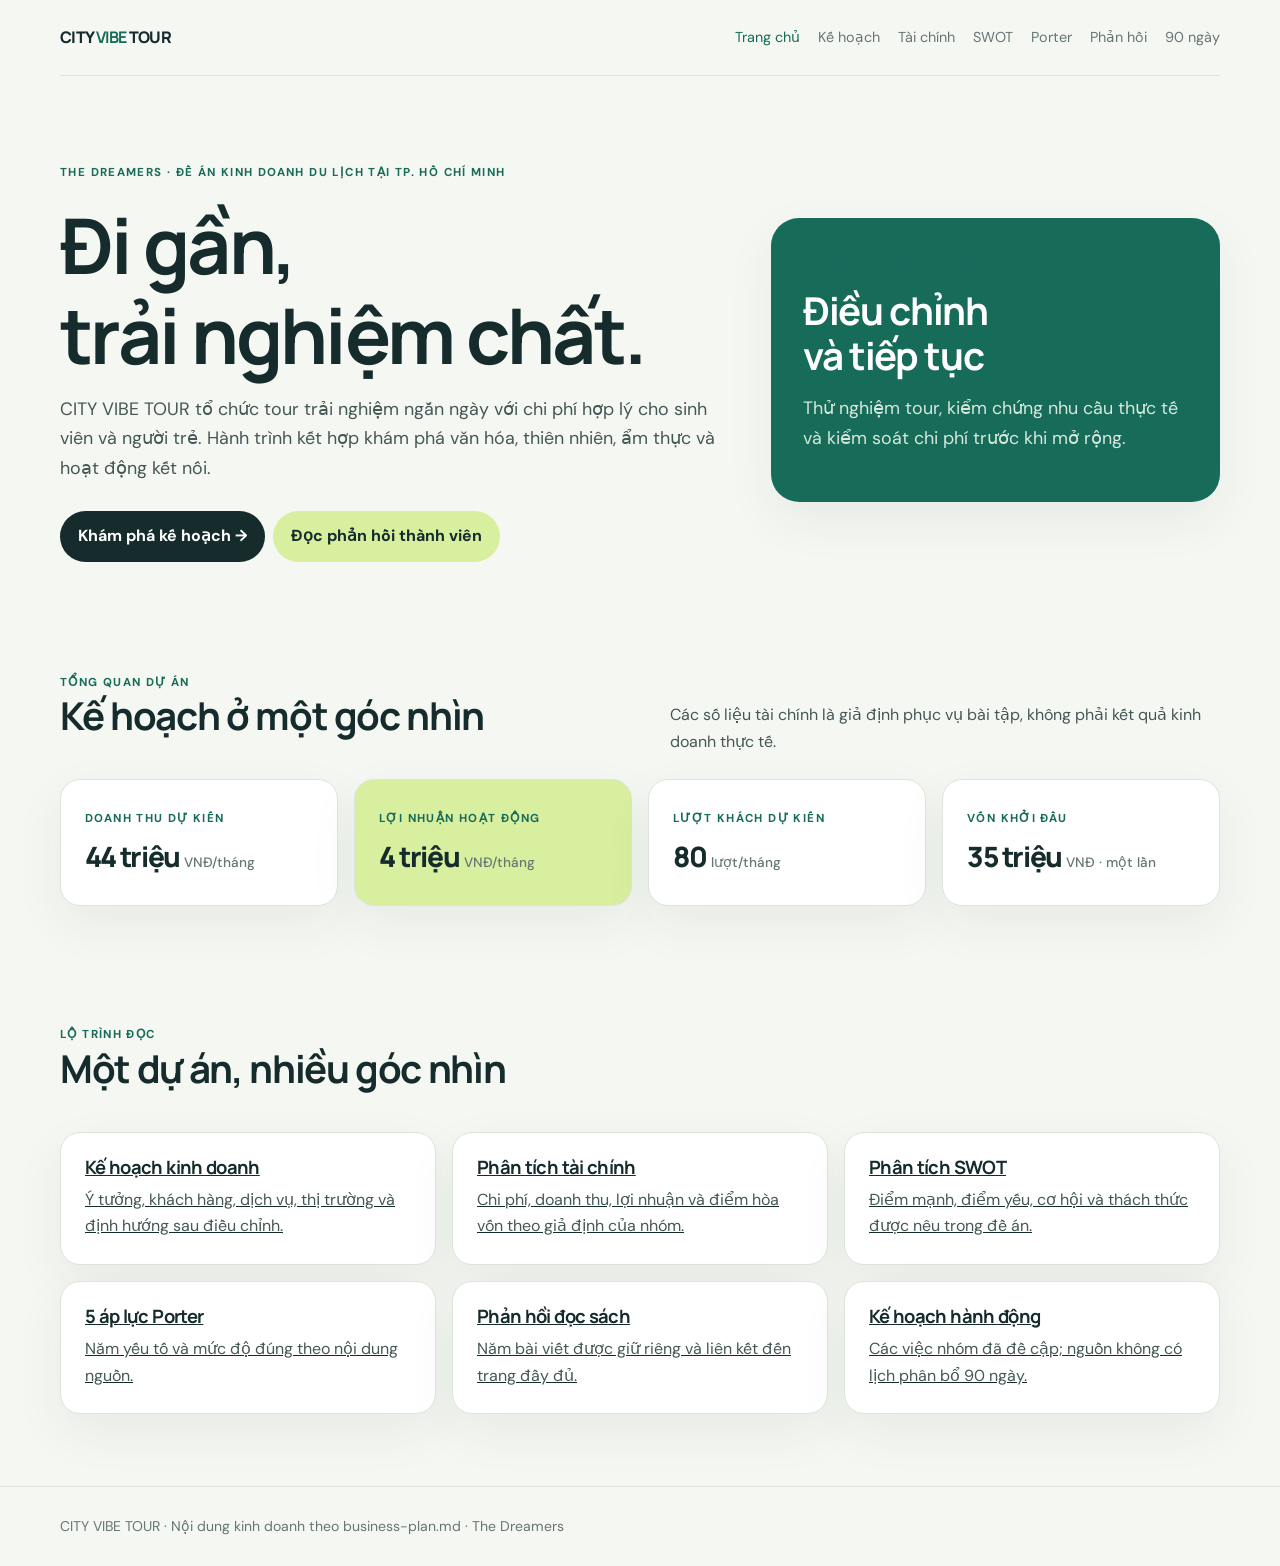
<file: index.html>
<!doctype html><html lang="vi"><head><meta charset="utf-8"><meta name="viewport" content="width=device-width,initial-scale=1"><title>CITY VIBE TOUR — The Dreamers</title><link rel="stylesheet" href="style.css"></head><body><nav class="nav wrap"><a class="brand" href="index.html">CITY <b>VIBE</b> TOUR</a><div class="navlinks"><a class="active" href="index.html">Trang chủ</a><a href="business-plan.html">Kế hoạch</a><a href="financial-analysis.html">Tài chính</a><a href="swot.html">SWOT</a><a href="five-forces.html">Porter</a><a href="reflections.html">Phản hồi</a><a href="action-plan.html">90 ngày</a></div></nav><main class="wrap"><section class="hero hero-grid"><div><span class="eyebrow">The Dreamers · Đề án kinh doanh du lịch tại TP. Hồ Chí Minh</span><h1>Đi gần,<br>trải nghiệm chất.</h1><p>CITY VIBE TOUR tổ chức tour trải nghiệm ngắn ngày với chi phí hợp lý cho sinh viên và người trẻ. Hành trình kết hợp khám phá văn hóa, thiên nhiên, ẩm thực và hoạt động kết nối.</p><a class="cta" href="business-plan.html">Khám phá kế hoạch →</a><a class="cta light" href="reflections.html">Đọc phản hồi thành viên</a></div><aside class="hero-panel"><span class="tag">Quyết định của nhóm</span><h2 style="margin-top:12px">Điều chỉnh<br>và tiếp tục</h2><p>Thử nghiệm tour, kiểm chứng nhu cầu thực tế và kiểm soát chi phí trước khi mở rộng.</p></aside></section><section class="section"><div class="section-head"><div><span class="eyebrow">Tổng quan dự án</span><h2>Kế hoạch ở một góc nhìn</h2></div><p>Các số liệu tài chính là giả định phục vụ bài tập, không phải kết quả kinh doanh thực tế.</p></div><div class="grid four"><article class="card"><span class="tag">Doanh thu dự kiến</span><div class="metric">44 triệu <small>VNĐ/tháng</small></div></article><article class="card accent"><span class="tag">Lợi nhuận hoạt động</span><div class="metric">4 triệu <small>VNĐ/tháng</small></div></article><article class="card"><span class="tag">Lượt khách dự kiến</span><div class="metric">80 <small>lượt/tháng</small></div></article><article class="card"><span class="tag">Vốn khởi đầu</span><div class="metric">35 triệu <small>VNĐ · một lần</small></div></article></div></section><section class="section"><div class="section-head"><div><span class="eyebrow">Lộ trình đọc</span><h2>Một dự án, nhiều góc nhìn</h2></div></div><div class="grid three"><a class="card" href="business-plan.html"><h3>Kế hoạch kinh doanh</h3><p>Ý tưởng, khách hàng, dịch vụ, thị trường và định hướng sau điều chỉnh.</p></a><a class="card" href="financial-analysis.html"><h3>Phân tích tài chính</h3><p>Chi phí, doanh thu, lợi nhuận và điểm hòa vốn theo giả định của nhóm.</p></a><a class="card" href="swot.html"><h3>Phân tích SWOT</h3><p>Điểm mạnh, điểm yếu, cơ hội và thách thức được nêu trong đề án.</p></a><a class="card" href="five-forces.html"><h3>5 áp lực Porter</h3><p>Năm yếu tố và mức độ đúng theo nội dung nguồn.</p></a><a class="card" href="reflections.html"><h3>Phản hồi đọc sách</h3><p>Năm bài viết được giữ riêng và liên kết đến trang đầy đủ.</p></a><a class="card" href="action-plan.html"><h3>Kế hoạch hành động</h3><p>Các việc nhóm đã đề cập; nguồn không có lịch phân bổ 90 ngày.</p></a></div></section></main><footer class="footer"><div class="wrap">CITY VIBE TOUR · Nội dung kinh doanh theo business-plan.md · The Dreamers</div></footer></body></html>
</file>
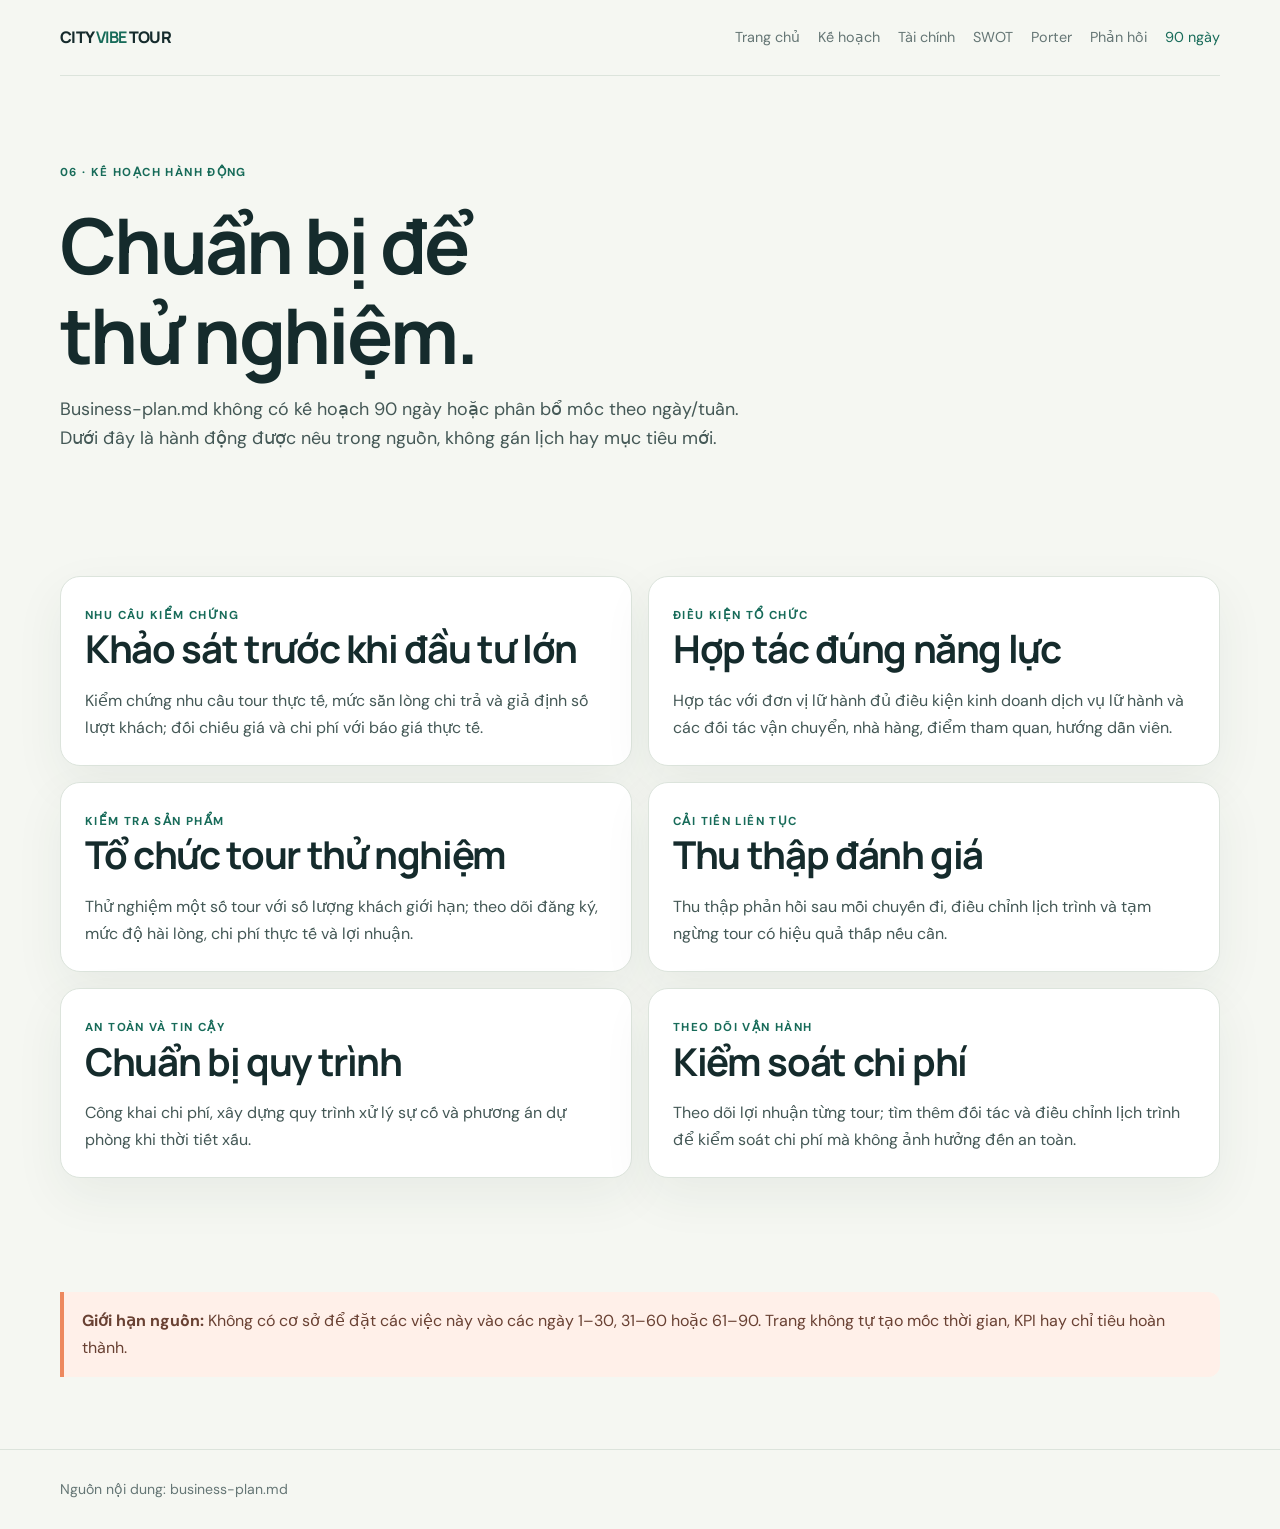
<file: action-plan.html>
<!doctype html><html lang="vi"><head><meta charset="utf-8"><meta name="viewport" content="width=device-width,initial-scale=1"><title>Kế hoạch hành động 90 ngày — CITY VIBE TOUR</title><link rel="stylesheet" href="style.css"></head><body><nav class="nav wrap"><a class="brand" href="index.html">CITY <b>VIBE</b> TOUR</a><div class="navlinks"><a href="index.html">Trang chủ</a><a href="business-plan.html">Kế hoạch</a><a href="financial-analysis.html">Tài chính</a><a href="swot.html">SWOT</a><a href="five-forces.html">Porter</a><a href="reflections.html">Phản hồi</a><a class="active" href="action-plan.html">90 ngày</a></div></nav><main class="wrap"><header class="hero"><span class="eyebrow">06 · Kế hoạch hành động</span><h1>Chuẩn bị để<br>thử nghiệm.</h1><p>Business-plan.md không có kế hoạch 90 ngày hoặc phân bổ mốc theo ngày/tuần. Dưới đây là hành động được nêu trong nguồn, không gán lịch hay mục tiêu mới.</p></header><section class="section"><div class="grid two"><article class="card"><span class="tag">Nhu cầu kiểm chứng</span><h2>Khảo sát trước khi đầu tư lớn</h2><p>Kiểm chứng nhu cầu tour thực tế, mức sẵn lòng chi trả và giả định số lượt khách; đối chiếu giá và chi phí với báo giá thực tế.</p></article><article class="card"><span class="tag">Điều kiện tổ chức</span><h2>Hợp tác đúng năng lực</h2><p>Hợp tác với đơn vị lữ hành đủ điều kiện kinh doanh dịch vụ lữ hành và các đối tác vận chuyển, nhà hàng, điểm tham quan, hướng dẫn viên.</p></article><article class="card"><span class="tag">Kiểm tra sản phẩm</span><h2>Tổ chức tour thử nghiệm</h2><p>Thử nghiệm một số tour với số lượng khách giới hạn; theo dõi đăng ký, mức độ hài lòng, chi phí thực tế và lợi nhuận.</p></article><article class="card"><span class="tag">Cải tiến liên tục</span><h2>Thu thập đánh giá</h2><p>Thu thập phản hồi sau mỗi chuyến đi, điều chỉnh lịch trình và tạm ngừng tour có hiệu quả thấp nếu cần.</p></article><article class="card"><span class="tag">An toàn và tin cậy</span><h2>Chuẩn bị quy trình</h2><p>Công khai chi phí, xây dựng quy trình xử lý sự cố và phương án dự phòng khi thời tiết xấu.</p></article><article class="card"><span class="tag">Theo dõi vận hành</span><h2>Kiểm soát chi phí</h2><p>Theo dõi lợi nhuận từng tour; tìm thêm đối tác và điều chỉnh lịch trình để kiểm soát chi phí mà không ảnh hưởng đến an toàn.</p></article></div></section><section class="section"><div class="notice"><strong>Giới hạn nguồn:</strong> Không có cơ sở để đặt các việc này vào các ngày 1–30, 31–60 hoặc 61–90. Trang không tự tạo mốc thời gian, KPI hay chỉ tiêu hoàn thành.</div></section></main><footer class="footer"><div class="wrap">Nguồn nội dung: business-plan.md</div></footer></body></html>
</file>
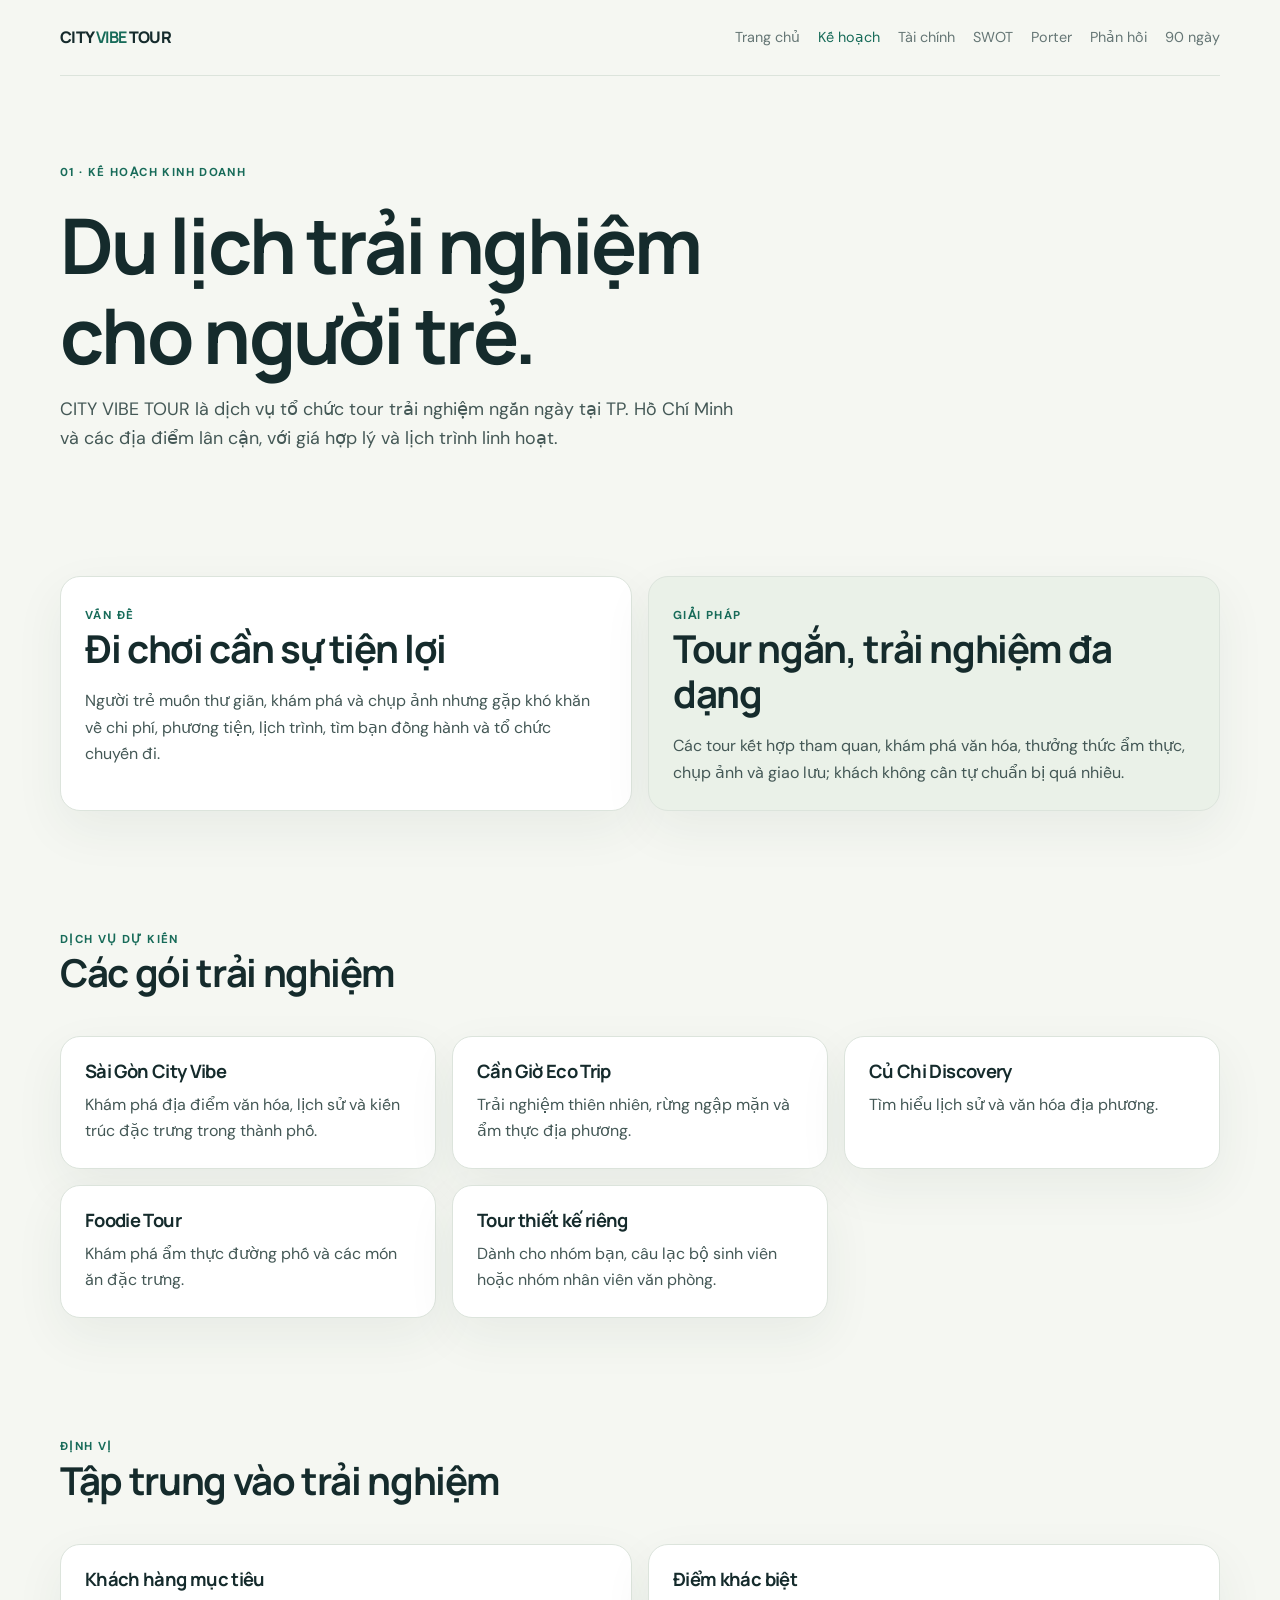
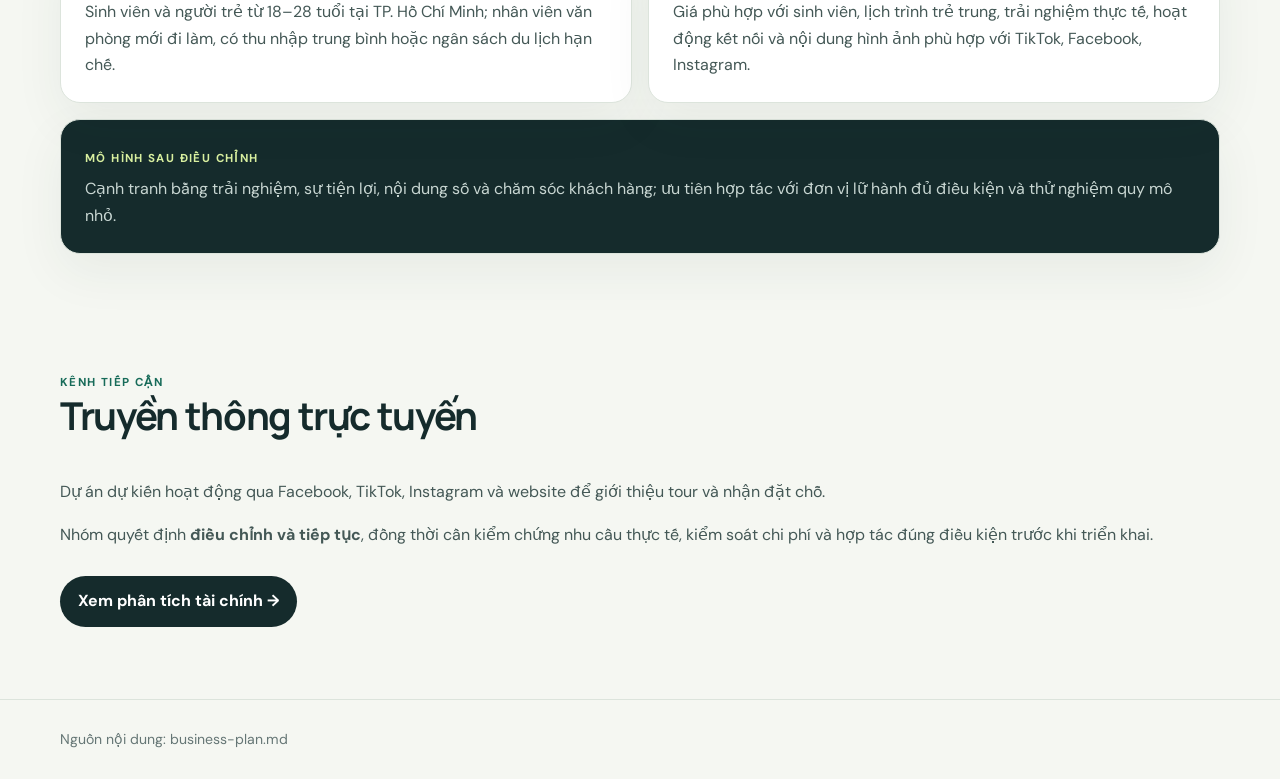
<file: business-plan.html>
<!doctype html><html lang="vi"><head><meta charset="utf-8"><meta name="viewport" content="width=device-width,initial-scale=1"><title>Kế hoạch kinh doanh — CITY VIBE TOUR</title><link rel="stylesheet" href="style.css"></head><body><nav class="nav wrap"><a class="brand" href="index.html">CITY <b>VIBE</b> TOUR</a><div class="navlinks"><a href="index.html">Trang chủ</a><a class="active" href="business-plan.html">Kế hoạch</a><a href="financial-analysis.html">Tài chính</a><a href="swot.html">SWOT</a><a href="five-forces.html">Porter</a><a href="reflections.html">Phản hồi</a><a href="action-plan.html">90 ngày</a></div></nav><main class="wrap"><header class="hero"><span class="eyebrow">01 · Kế hoạch kinh doanh</span><h1>Du lịch trải nghiệm<br>cho người trẻ.</h1><p>CITY VIBE TOUR là dịch vụ tổ chức tour trải nghiệm ngắn ngày tại TP. Hồ Chí Minh và các địa điểm lân cận, với giá hợp lý và lịch trình linh hoạt.</p></header><section class="section"><div class="grid two"><article class="card"><span class="tag">Vấn đề</span><h2>Đi chơi cần sự tiện lợi</h2><p>Người trẻ muốn thư giãn, khám phá và chụp ảnh nhưng gặp khó khăn về chi phí, phương tiện, lịch trình, tìm bạn đồng hành và tổ chức chuyến đi.</p></article><article class="card soft"><span class="tag">Giải pháp</span><h2>Tour ngắn, trải nghiệm đa dạng</h2><p>Các tour kết hợp tham quan, khám phá văn hóa, thưởng thức ẩm thực, chụp ảnh và giao lưu; khách không cần tự chuẩn bị quá nhiều.</p></article></div></section><section class="section"><div class="section-head"><div><span class="eyebrow">Dịch vụ dự kiến</span><h2>Các gói trải nghiệm</h2></div></div><div class="grid three"><article class="card"><h3>Sài Gòn City Vibe</h3><p>Khám phá địa điểm văn hóa, lịch sử và kiến trúc đặc trưng trong thành phố.</p></article><article class="card"><h3>Cần Giờ Eco Trip</h3><p>Trải nghiệm thiên nhiên, rừng ngập mặn và ẩm thực địa phương.</p></article><article class="card"><h3>Củ Chi Discovery</h3><p>Tìm hiểu lịch sử và văn hóa địa phương.</p></article><article class="card"><h3>Foodie Tour</h3><p>Khám phá ẩm thực đường phố và các món ăn đặc trưng.</p></article><article class="card"><h3>Tour thiết kế riêng</h3><p>Dành cho nhóm bạn, câu lạc bộ sinh viên hoặc nhóm nhân viên văn phòng.</p></article></div></section><section class="section"><div class="section-head"><div><span class="eyebrow">Định vị</span><h2>Tập trung vào trải nghiệm</h2></div></div><div class="grid two"><article class="card"><h3>Khách hàng mục tiêu</h3><p>Sinh viên và người trẻ từ 18–28 tuổi tại TP. Hồ Chí Minh; nhân viên văn phòng mới đi làm, có thu nhập trung bình hoặc ngân sách du lịch hạn chế.</p></article><article class="card"><h3>Điểm khác biệt</h3><p>Giá phù hợp với sinh viên, lịch trình trẻ trung, trải nghiệm thực tế, hoạt động kết nối và nội dung hình ảnh phù hợp với TikTok, Facebook, Instagram.</p></article></div><div class="card dark" style="margin-top:16px"><span class="tag">Mô hình sau điều chỉnh</span><p>Cạnh tranh bằng trải nghiệm, sự tiện lợi, nội dung số và chăm sóc khách hàng; ưu tiên hợp tác với đơn vị lữ hành đủ điều kiện và thử nghiệm quy mô nhỏ.</p></div></section><section class="section"><div class="section-head"><div><span class="eyebrow">Kênh tiếp cận</span><h2>Truyền thông trực tuyến</h2></div></div><p>Dự án dự kiến hoạt động qua Facebook, TikTok, Instagram và website để giới thiệu tour và nhận đặt chỗ.</p><p>Nhóm quyết định <strong>điều chỉnh và tiếp tục</strong>, đồng thời cần kiểm chứng nhu cầu thực tế, kiểm soát chi phí và hợp tác đúng điều kiện trước khi triển khai.</p><a class="cta" href="financial-analysis.html">Xem phân tích tài chính →</a></section></main><footer class="footer"><div class="wrap">Nguồn nội dung: business-plan.md</div></footer></body></html>
</file>
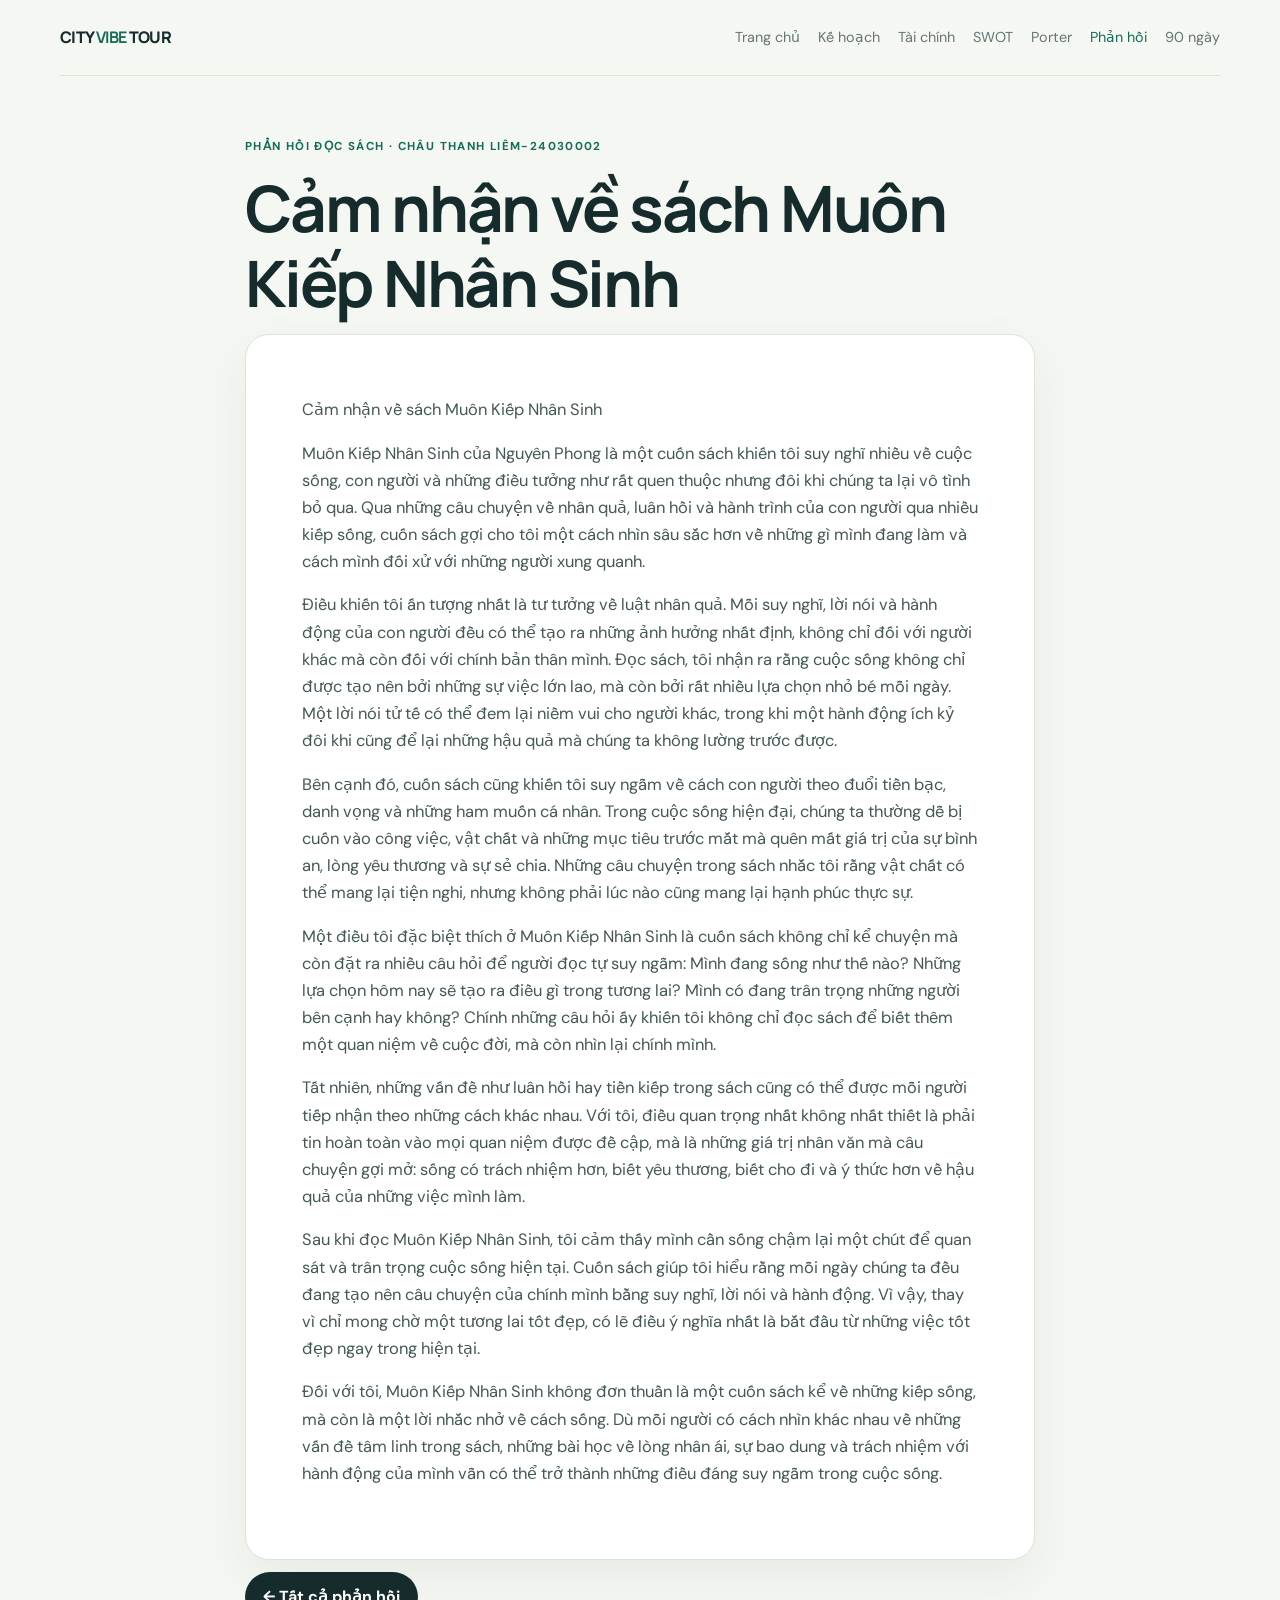
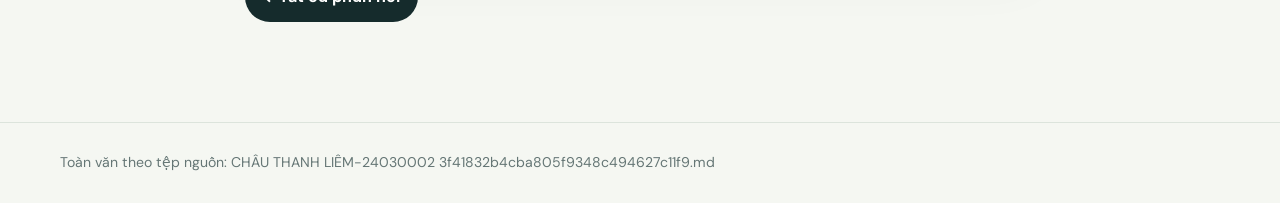
<file: chau-thanh-liem.html>
<!doctype html><html lang="vi"><head><meta charset="utf-8"><meta name="viewport" content="width=device-width,initial-scale=1"><title>CH&#194;U THANH LI&#202;M-24030002 — Phản hồi đọc sách</title><link rel="stylesheet" href="style.css"></head><body><nav class="nav wrap"><a class="brand" href="index.html">CITY <b>VIBE</b> TOUR</a><div class="navlinks"><a href="index.html">Trang chủ</a><a href="business-plan.html">Kế hoạch</a><a href="financial-analysis.html">Tài chính</a><a href="swot.html">SWOT</a><a href="five-forces.html">Porter</a><a class="active" href="reflections.html">Phản hồi</a><a href="action-plan.html">90 ngày</a></div></nav><main class="wrap"><article class="article"><span class="eyebrow">Phản hồi đọc sách · CH&#194;U THANH LI&#202;M-24030002</span><h1>Cảm nhận về s&#225;ch Mu&#244;n Kiếp Nh&#226;n Sinh</h1><div class="article-body"><p>Cảm nhận về s&#225;ch Mu&#244;n Kiếp Nh&#226;n Sinh</p><p>Mu&#244;n Kiếp Nh&#226;n Sinh của Nguy&#234;n Phong l&#224; một cuốn s&#225;ch khiến t&#244;i suy nghĩ nhiều về cuộc sống, con người v&#224; những điều tưởng như rất quen thuộc nhưng đ&#244;i khi ch&#250;ng ta lại v&#244; t&#236;nh bỏ qua. Qua những c&#226;u chuyện về nh&#226;n quả, lu&#226;n hồi v&#224; h&#224;nh tr&#236;nh của con người qua nhiều kiếp sống, cuốn s&#225;ch gợi cho t&#244;i một c&#225;ch nh&#236;n s&#226;u sắc hơn về những g&#236; m&#236;nh đang l&#224;m v&#224; c&#225;ch m&#236;nh đối xử với những người xung quanh.</p><p>Điều khiến t&#244;i ấn tượng nhất l&#224; tư tưởng về luật nh&#226;n quả. Mỗi suy nghĩ, lời n&#243;i v&#224; h&#224;nh động của con người đều c&#243; thể tạo ra những ảnh hưởng nhất định, kh&#244;ng chỉ đối với người kh&#225;c m&#224; c&#242;n đối với ch&#237;nh bản th&#226;n m&#236;nh. Đọc s&#225;ch, t&#244;i nhận ra rằng cuộc sống kh&#244;ng chỉ được tạo n&#234;n bởi những sự việc lớn lao, m&#224; c&#242;n bởi rất nhiều lựa chọn nhỏ b&#233; mỗi ng&#224;y. Một lời n&#243;i tử tế c&#243; thể đem lại niềm vui cho người kh&#225;c, trong khi một h&#224;nh động &#237;ch kỷ đ&#244;i khi cũng để lại những hậu quả m&#224; ch&#250;ng ta kh&#244;ng lường trước được.</p><p>B&#234;n cạnh đ&#243;, cuốn s&#225;ch cũng khiến t&#244;i suy ngẫm về c&#225;ch con người theo đuổi tiền bạc, danh vọng v&#224; những ham muốn c&#225; nh&#226;n. Trong cuộc sống hiện đại, ch&#250;ng ta thường dễ bị cuốn v&#224;o c&#244;ng việc, vật chất v&#224; những mục ti&#234;u trước mắt m&#224; qu&#234;n mất gi&#225; trị của sự b&#236;nh an, l&#242;ng y&#234;u thương v&#224; sự sẻ chia. Những c&#226;u chuyện trong s&#225;ch nhắc t&#244;i rằng vật chất c&#243; thể mang lại tiện nghi, nhưng kh&#244;ng phải l&#250;c n&#224;o cũng mang lại hạnh ph&#250;c thực sự.</p><p>Một điều t&#244;i đặc biệt th&#237;ch ở Mu&#244;n Kiếp Nh&#226;n Sinh l&#224; cuốn s&#225;ch kh&#244;ng chỉ kể chuyện m&#224; c&#242;n đặt ra nhiều c&#226;u hỏi để người đọc tự suy ngẫm: M&#236;nh đang sống như thế n&#224;o? Những lựa chọn h&#244;m nay sẽ tạo ra điều g&#236; trong tương lai? M&#236;nh c&#243; đang tr&#226;n trọng những người b&#234;n cạnh hay kh&#244;ng? Ch&#237;nh những c&#226;u hỏi ấy khiến t&#244;i kh&#244;ng chỉ đọc s&#225;ch để biết th&#234;m một quan niệm về cuộc đời, m&#224; c&#242;n nh&#236;n lại ch&#237;nh m&#236;nh.</p><p>Tất nhi&#234;n, những vấn đề như lu&#226;n hồi hay tiền kiếp trong s&#225;ch cũng c&#243; thể được mỗi người tiếp nhận theo những c&#225;ch kh&#225;c nhau. Với t&#244;i, điều quan trọng nhất kh&#244;ng nhất thiết l&#224; phải tin ho&#224;n to&#224;n v&#224;o mọi quan niệm được đề cập, m&#224; l&#224; những gi&#225; trị nh&#226;n văn m&#224; c&#226;u chuyện gợi mở: sống c&#243; tr&#225;ch nhiệm hơn, biết y&#234;u thương, biết cho đi v&#224; &#253; thức hơn về hậu quả của những việc m&#236;nh l&#224;m.</p><p>Sau khi đọc Mu&#244;n Kiếp Nh&#226;n Sinh, t&#244;i cảm thấy m&#236;nh cần sống chậm lại một ch&#250;t để quan s&#225;t v&#224; tr&#226;n trọng cuộc sống hiện tại. Cuốn s&#225;ch gi&#250;p t&#244;i hiểu rằng mỗi ng&#224;y ch&#250;ng ta đều đang tạo n&#234;n c&#226;u chuyện của ch&#237;nh m&#236;nh bằng suy nghĩ, lời n&#243;i v&#224; h&#224;nh động. V&#236; vậy, thay v&#236; chỉ mong chờ một tương lai tốt đẹp, c&#243; lẽ điều &#253; nghĩa nhất l&#224; bắt đầu từ những việc tốt đẹp ngay trong hiện tại.</p><p>Đối với t&#244;i, Mu&#244;n Kiếp Nh&#226;n Sinh kh&#244;ng đơn thuần l&#224; một cuốn s&#225;ch kể về những kiếp sống, m&#224; c&#242;n l&#224; một lời nhắc nhở về c&#225;ch sống. D&#249; mỗi người c&#243; c&#225;ch nh&#236;n kh&#225;c nhau về những vấn đề t&#226;m linh trong s&#225;ch, những b&#224;i học về l&#242;ng nh&#226;n &#225;i, sự bao dung v&#224; tr&#225;ch nhiệm với h&#224;nh động của m&#236;nh vẫn c&#243; thể trở th&#224;nh những điều đ&#225;ng suy ngẫm trong cuộc sống.</p></div><a class="cta" href="reflections.html">← Tất cả phản hồi</a></article></main><footer class="footer"><div class="wrap">Toàn văn theo tệp nguồn: CH&#194;U THANH LI&#202;M-24030002 3f41832b4cba805f9348c494627c11f9.md</div></footer></body></html>
</file>
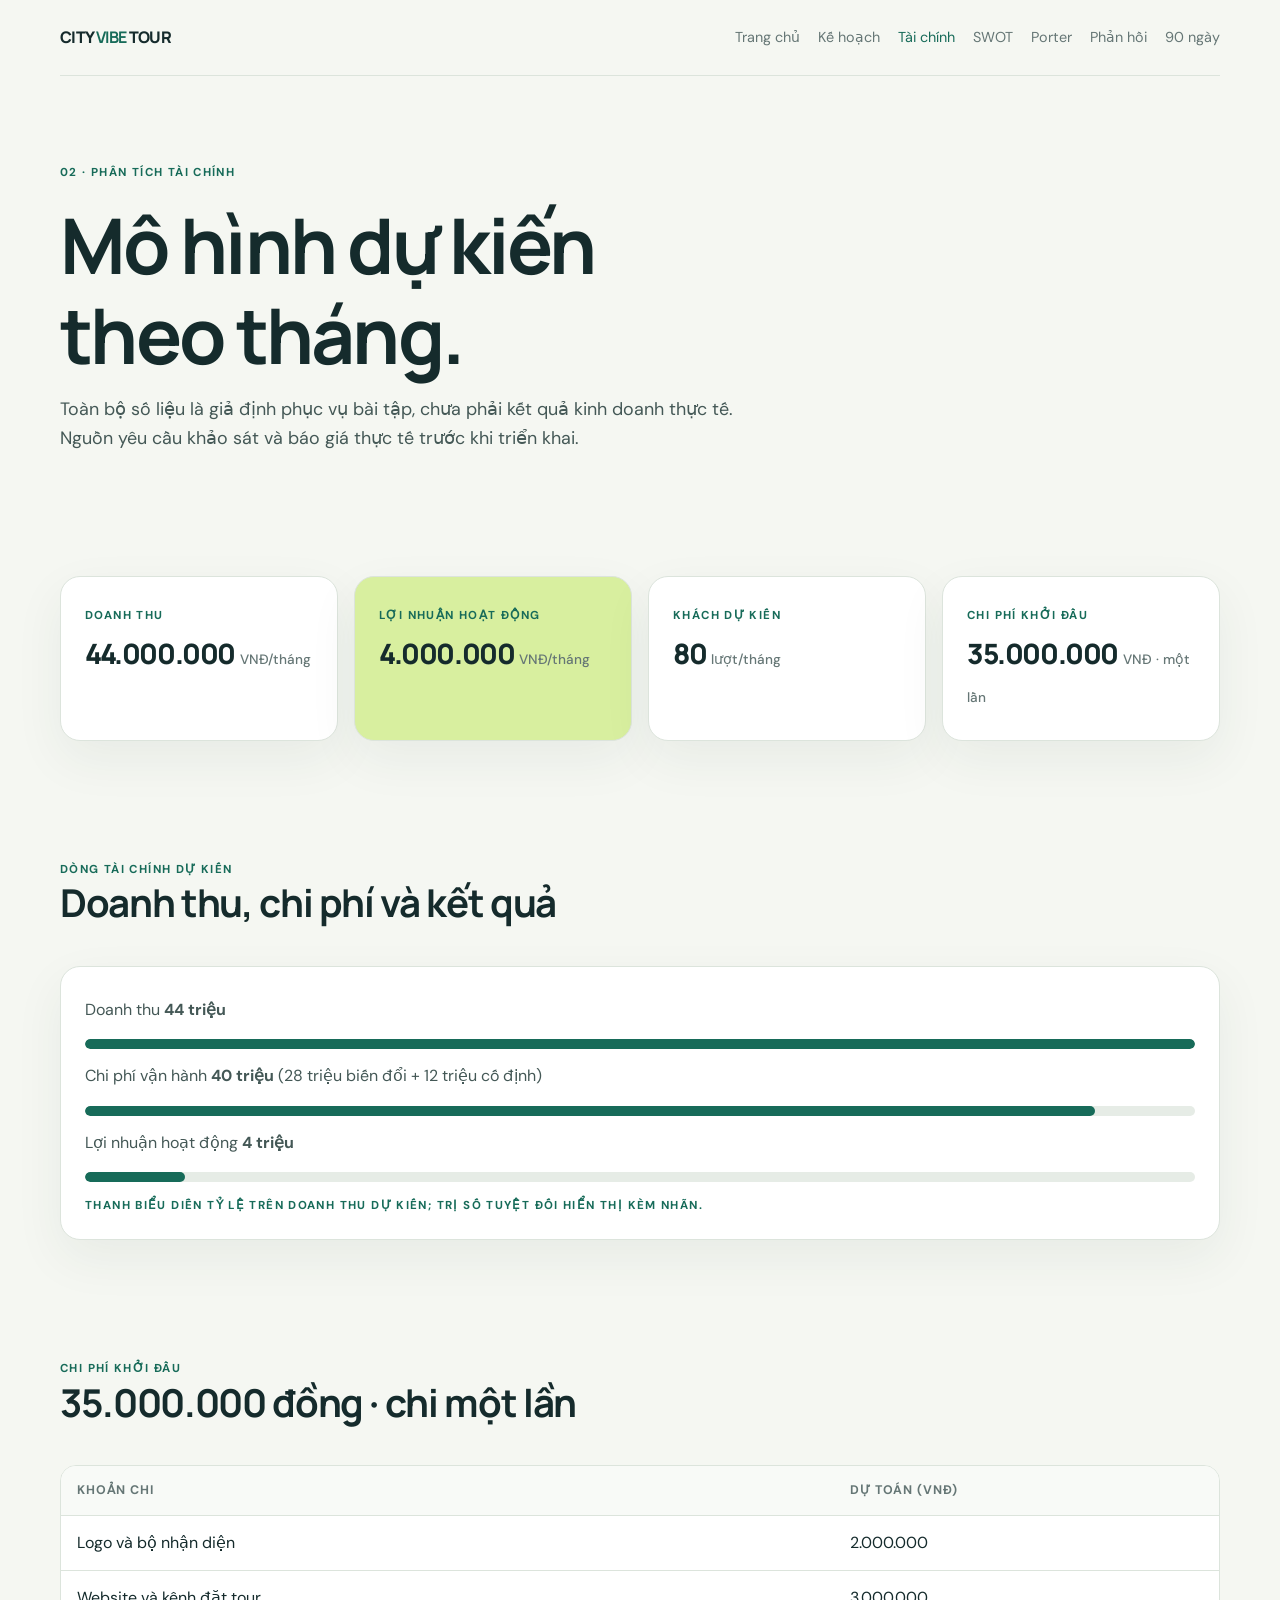
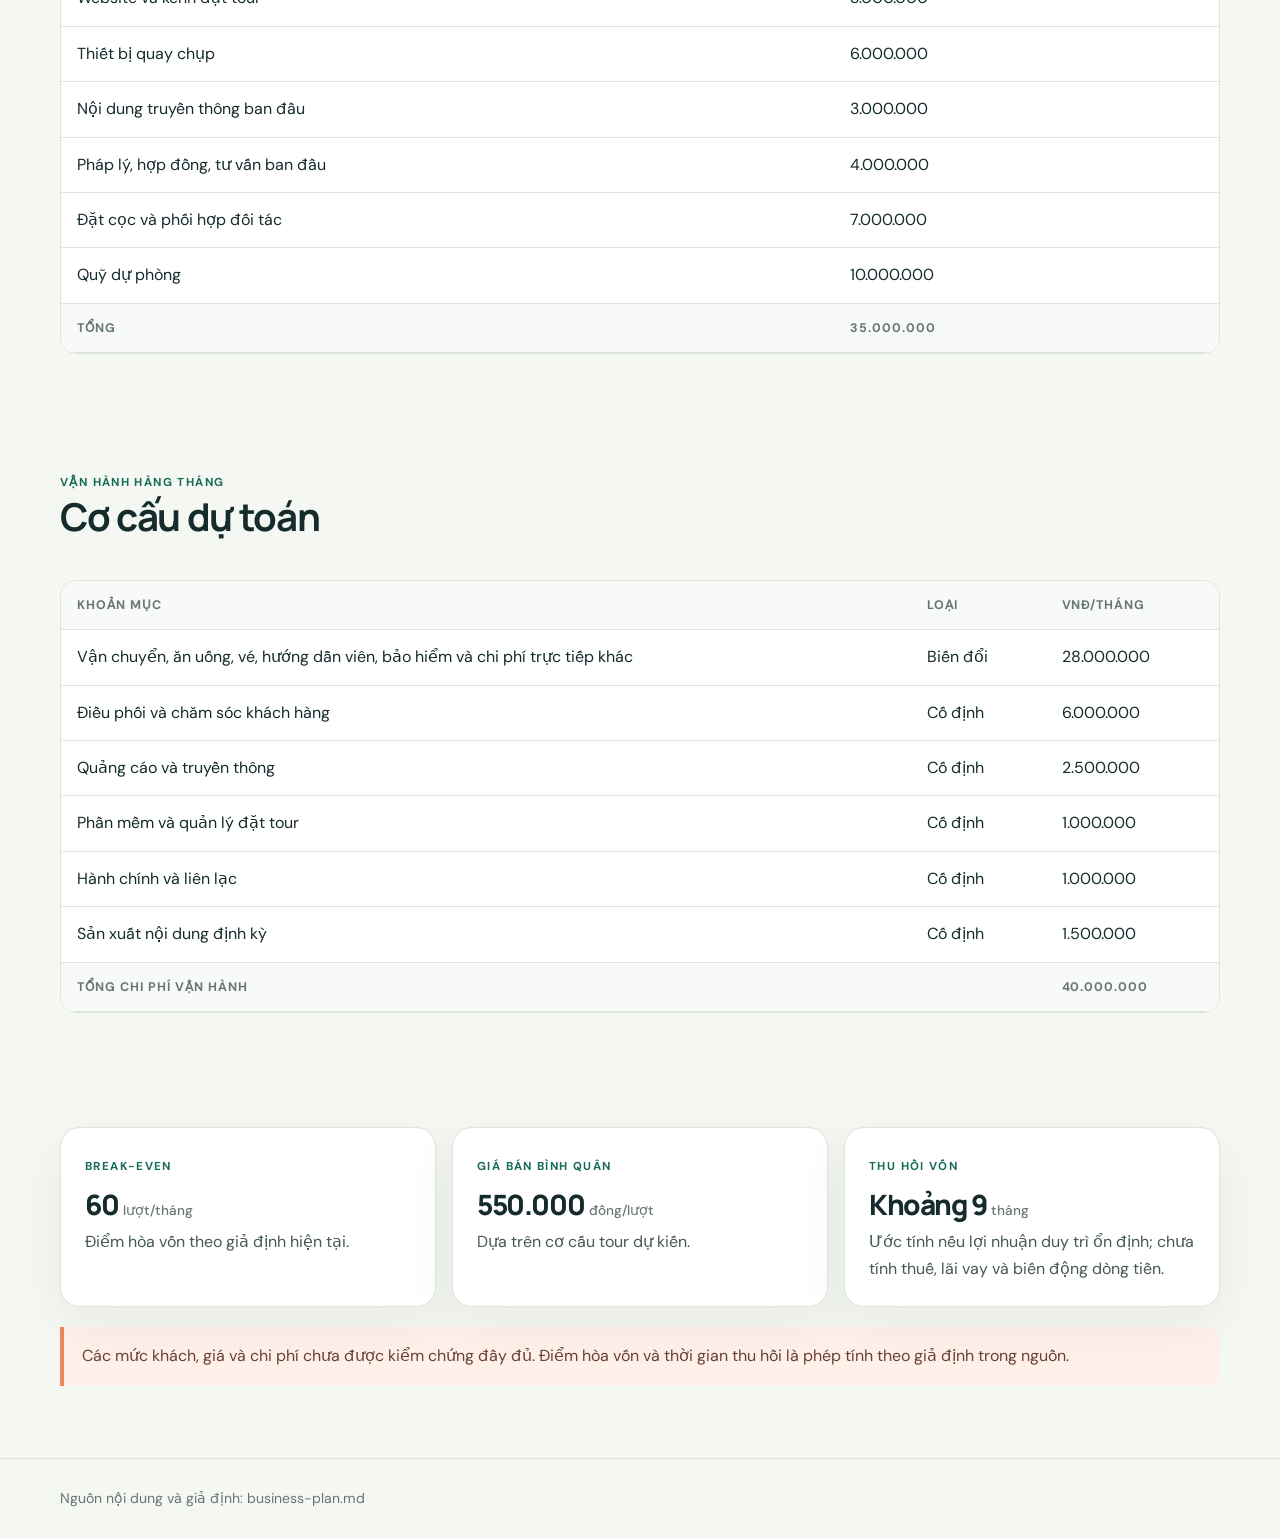
<file: financial-analysis.html>
<!doctype html><html lang="vi"><head><meta charset="utf-8"><meta name="viewport" content="width=device-width,initial-scale=1"><title>Phân tích tài chính — CITY VIBE TOUR</title><link rel="stylesheet" href="style.css"></head><body><nav class="nav wrap"><a class="brand" href="index.html">CITY <b>VIBE</b> TOUR</a><div class="navlinks"><a href="index.html">Trang chủ</a><a href="business-plan.html">Kế hoạch</a><a class="active" href="financial-analysis.html">Tài chính</a><a href="swot.html">SWOT</a><a href="five-forces.html">Porter</a><a href="reflections.html">Phản hồi</a><a href="action-plan.html">90 ngày</a></div></nav><main class="wrap"><header class="hero"><span class="eyebrow">02 · Phân tích tài chính</span><h1>Mô hình dự kiến<br>theo tháng.</h1><p>Toàn bộ số liệu là giả định phục vụ bài tập, chưa phải kết quả kinh doanh thực tế. Nguồn yêu cầu khảo sát và báo giá thực tế trước khi triển khai.</p></header><section class="section"><div class="grid four"><article class="card"><span class="tag">Doanh thu</span><div class="metric">44.000.000 <small>VNĐ/tháng</small></div></article><article class="card accent"><span class="tag">Lợi nhuận hoạt động</span><div class="metric">4.000.000 <small>VNĐ/tháng</small></div></article><article class="card"><span class="tag">Khách dự kiến</span><div class="metric">80 <small>lượt/tháng</small></div></article><article class="card"><span class="tag">Chi phí khởi đầu</span><div class="metric">35.000.000 <small>VNĐ · một lần</small></div></article></div></section><section class="section"><div class="section-head"><div><span class="eyebrow">Dòng tài chính dự kiến</span><h2>Doanh thu, chi phí và kết quả</h2></div></div><div class="card"><p>Doanh thu <strong>44 triệu</strong></p><div class="bar"><i style="width:100%"></i></div><p>Chi phí vận hành <strong>40 triệu</strong> (28 triệu biến đổi + 12 triệu cố định)</p><div class="bar"><i style="width:91%"></i></div><p>Lợi nhuận hoạt động <strong>4 triệu</strong></p><div class="bar"><i style="width:9%"></i></div><p class="tag">Thanh biểu diễn tỷ lệ trên doanh thu dự kiến; trị số tuyệt đối hiển thị kèm nhãn.</p></div></section><section class="section"><div class="section-head"><div><span class="eyebrow">Chi phí khởi đầu</span><h2>35.000.000 đồng · chi một lần</h2></div></div><div class="table-wrap"><table><thead><tr><th>Khoản chi</th><th>Dự toán (VNĐ)</th></tr></thead><tbody><tr><td>Logo và bộ nhận diện</td><td>2.000.000</td></tr><tr><td>Website và kênh đặt tour</td><td>3.000.000</td></tr><tr><td>Thiết bị quay chụp</td><td>6.000.000</td></tr><tr><td>Nội dung truyền thông ban đầu</td><td>3.000.000</td></tr><tr><td>Pháp lý, hợp đồng, tư vấn ban đầu</td><td>4.000.000</td></tr><tr><td>Đặt cọc và phối hợp đối tác</td><td>7.000.000</td></tr><tr><td>Quỹ dự phòng</td><td>10.000.000</td></tr><tr><th>Tổng</th><th>35.000.000</th></tr></tbody></table></div></section><section class="section"><div class="section-head"><div><span class="eyebrow">Vận hành hàng tháng</span><h2>Cơ cấu dự toán</h2></div></div><div class="table-wrap"><table><thead><tr><th>Khoản mục</th><th>Loại</th><th>VNĐ/tháng</th></tr></thead><tbody><tr><td>Vận chuyển, ăn uống, vé, hướng dẫn viên, bảo hiểm và chi phí trực tiếp khác</td><td>Biến đổi</td><td>28.000.000</td></tr><tr><td>Điều phối và chăm sóc khách hàng</td><td>Cố định</td><td>6.000.000</td></tr><tr><td>Quảng cáo và truyền thông</td><td>Cố định</td><td>2.500.000</td></tr><tr><td>Phần mềm và quản lý đặt tour</td><td>Cố định</td><td>1.000.000</td></tr><tr><td>Hành chính và liên lạc</td><td>Cố định</td><td>1.000.000</td></tr><tr><td>Sản xuất nội dung định kỳ</td><td>Cố định</td><td>1.500.000</td></tr><tr><th>Tổng chi phí vận hành</th><th></th><th>40.000.000</th></tr></tbody></table></div></section><section class="section"><div class="grid three"><article class="card"><span class="tag">Break-even</span><div class="metric">60 <small>lượt/tháng</small></div><p>Điểm hòa vốn theo giả định hiện tại.</p></article><article class="card"><span class="tag">Giá bán bình quân</span><div class="metric">550.000 <small>đồng/lượt</small></div><p>Dựa trên cơ cấu tour dự kiến.</p></article><article class="card"><span class="tag">Thu hồi vốn</span><div class="metric">Khoảng 9 <small>tháng</small></div><p>Ước tính nếu lợi nhuận duy trì ổn định; chưa tính thuế, lãi vay và biến động dòng tiền.</p></article></div><div class="notice" style="margin-top:20px">Các mức khách, giá và chi phí chưa được kiểm chứng đầy đủ. Điểm hòa vốn và thời gian thu hồi là phép tính theo giả định trong nguồn.</div></section></main><footer class="footer"><div class="wrap">Nguồn nội dung và giả định: business-plan.md</div></footer></body></html>
</file>
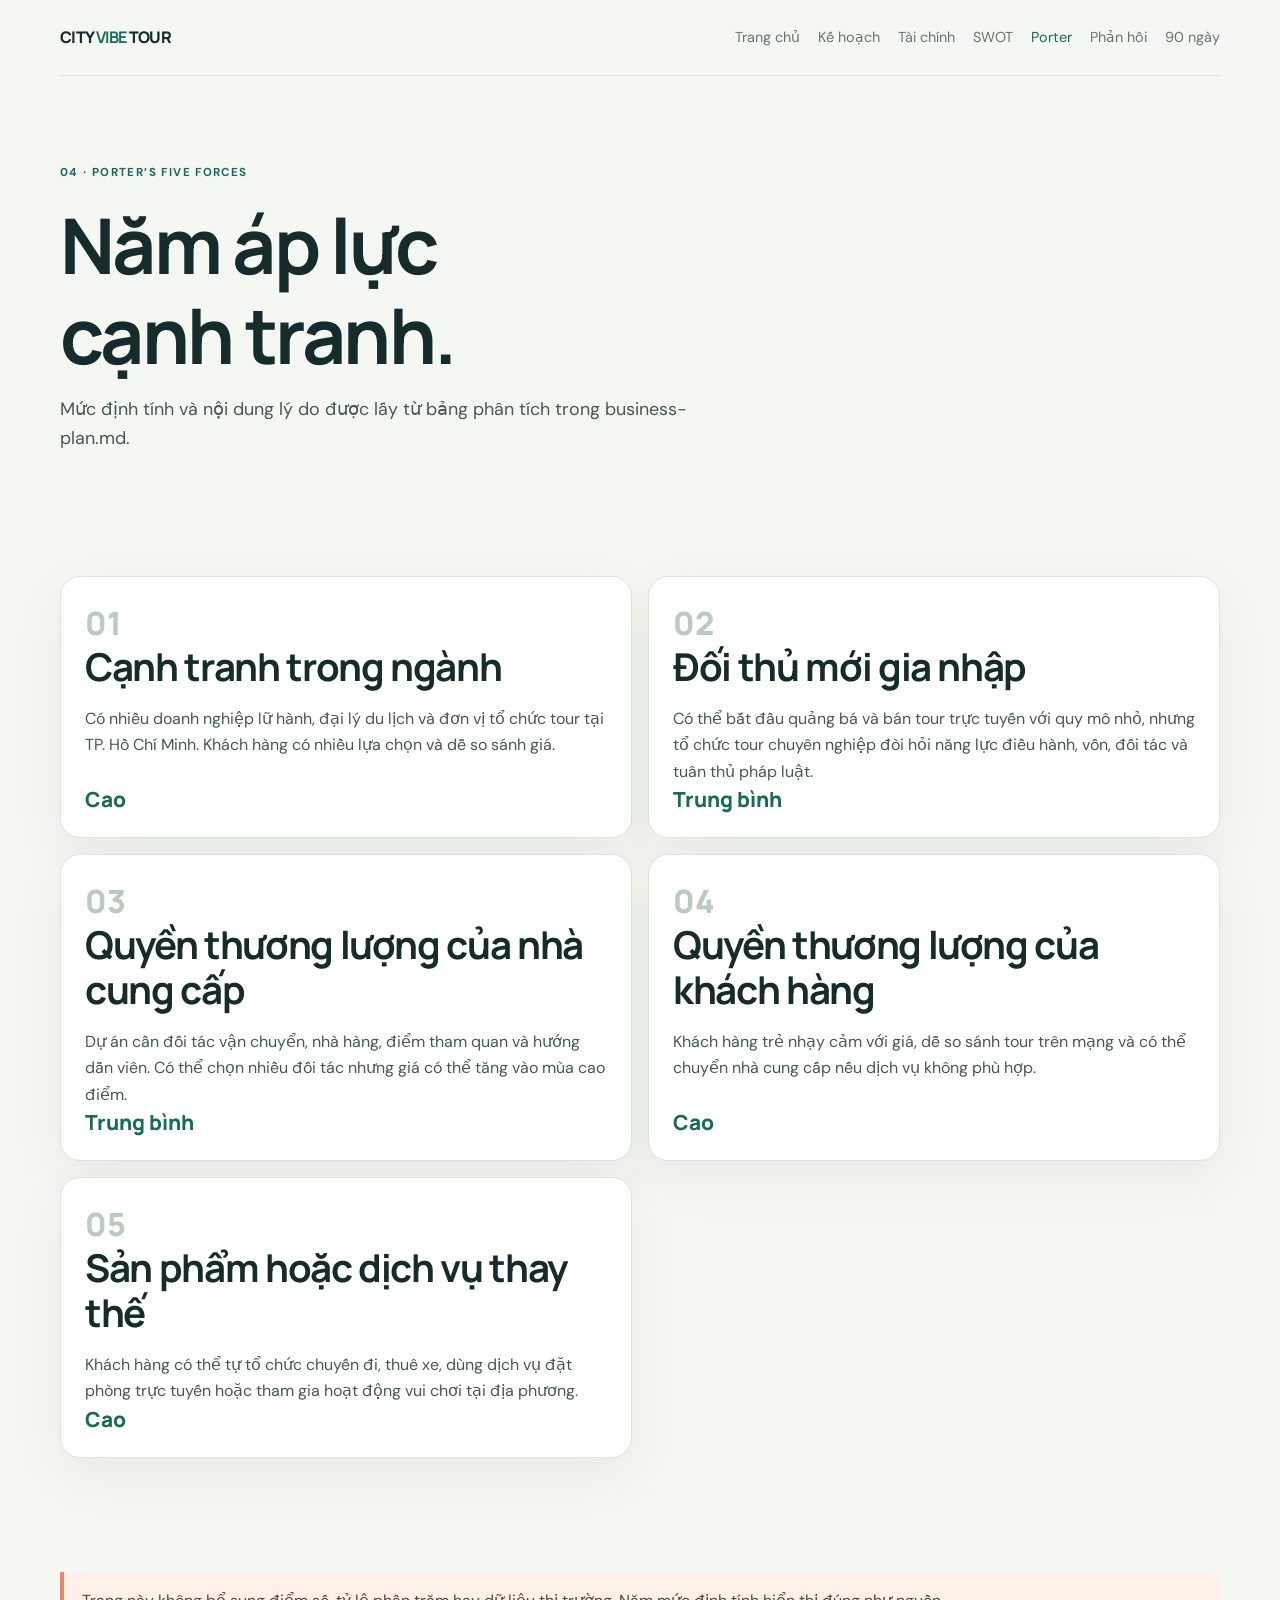
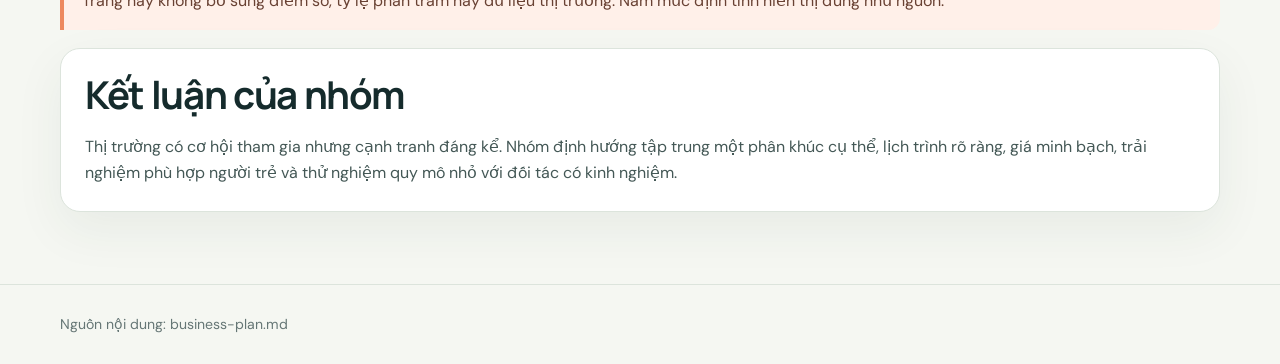
<file: five-forces.html>
<!doctype html><html lang="vi"><head><meta charset="utf-8"><meta name="viewport" content="width=device-width,initial-scale=1"><title>5 áp lực Porter — CITY VIBE TOUR</title><link rel="stylesheet" href="style.css"></head><body><nav class="nav wrap"><a class="brand" href="index.html">CITY <b>VIBE</b> TOUR</a><div class="navlinks"><a href="index.html">Trang chủ</a><a href="business-plan.html">Kế hoạch</a><a href="financial-analysis.html">Tài chính</a><a href="swot.html">SWOT</a><a class="active" href="five-forces.html">Porter</a><a href="reflections.html">Phản hồi</a><a href="action-plan.html">90 ngày</a></div></nav><main class="wrap"><header class="hero"><span class="eyebrow">04 · Porter’s Five Forces</span><h1>Năm áp lực<br>cạnh tranh.</h1><p>Mức định tính và nội dung lý do được lấy từ bảng phân tích trong business-plan.md.</p></header><section class="section"><div class="grid two"><article class="card force"><div><span class="force-num">01</span><h2>Cạnh tranh trong ngành</h2><p>Có nhiều doanh nghiệp lữ hành, đại lý du lịch và đơn vị tổ chức tour tại TP. Hồ Chí Minh. Khách hàng có nhiều lựa chọn và dễ so sánh giá.</p></div><div class="level">Cao</div></article><article class="card force"><div><span class="force-num">02</span><h2>Đối thủ mới gia nhập</h2><p>Có thể bắt đầu quảng bá và bán tour trực tuyến với quy mô nhỏ, nhưng tổ chức tour chuyên nghiệp đòi hỏi năng lực điều hành, vốn, đối tác và tuân thủ pháp luật.</p></div><div class="level">Trung bình</div></article><article class="card force"><div><span class="force-num">03</span><h2>Quyền thương lượng của nhà cung cấp</h2><p>Dự án cần đối tác vận chuyển, nhà hàng, điểm tham quan và hướng dẫn viên. Có thể chọn nhiều đối tác nhưng giá có thể tăng vào mùa cao điểm.</p></div><div class="level">Trung bình</div></article><article class="card force"><div><span class="force-num">04</span><h2>Quyền thương lượng của khách hàng</h2><p>Khách hàng trẻ nhạy cảm với giá, dễ so sánh tour trên mạng và có thể chuyển nhà cung cấp nếu dịch vụ không phù hợp.</p></div><div class="level">Cao</div></article><article class="card force"><div><span class="force-num">05</span><h2>Sản phẩm hoặc dịch vụ thay thế</h2><p>Khách hàng có thể tự tổ chức chuyến đi, thuê xe, dùng dịch vụ đặt phòng trực tuyến hoặc tham gia hoạt động vui chơi tại địa phương.</p></div><div class="level">Cao</div></article></div></section><section class="section"><div class="notice">Trang này không bổ sung điểm số, tỷ lệ phần trăm hay dữ liệu thị trường. Năm mức định tính hiển thị đúng như nguồn.</div><div class="card" style="margin-top:18px"><h2>Kết luận của nhóm</h2><p>Thị trường có cơ hội tham gia nhưng cạnh tranh đáng kể. Nhóm định hướng tập trung một phân khúc cụ thể, lịch trình rõ ràng, giá minh bạch, trải nghiệm phù hợp người trẻ và thử nghiệm quy mô nhỏ với đối tác có kinh nghiệm.</p></div></section></main><footer class="footer"><div class="wrap">Nguồn nội dung: business-plan.md</div></footer></body></html>
</file>
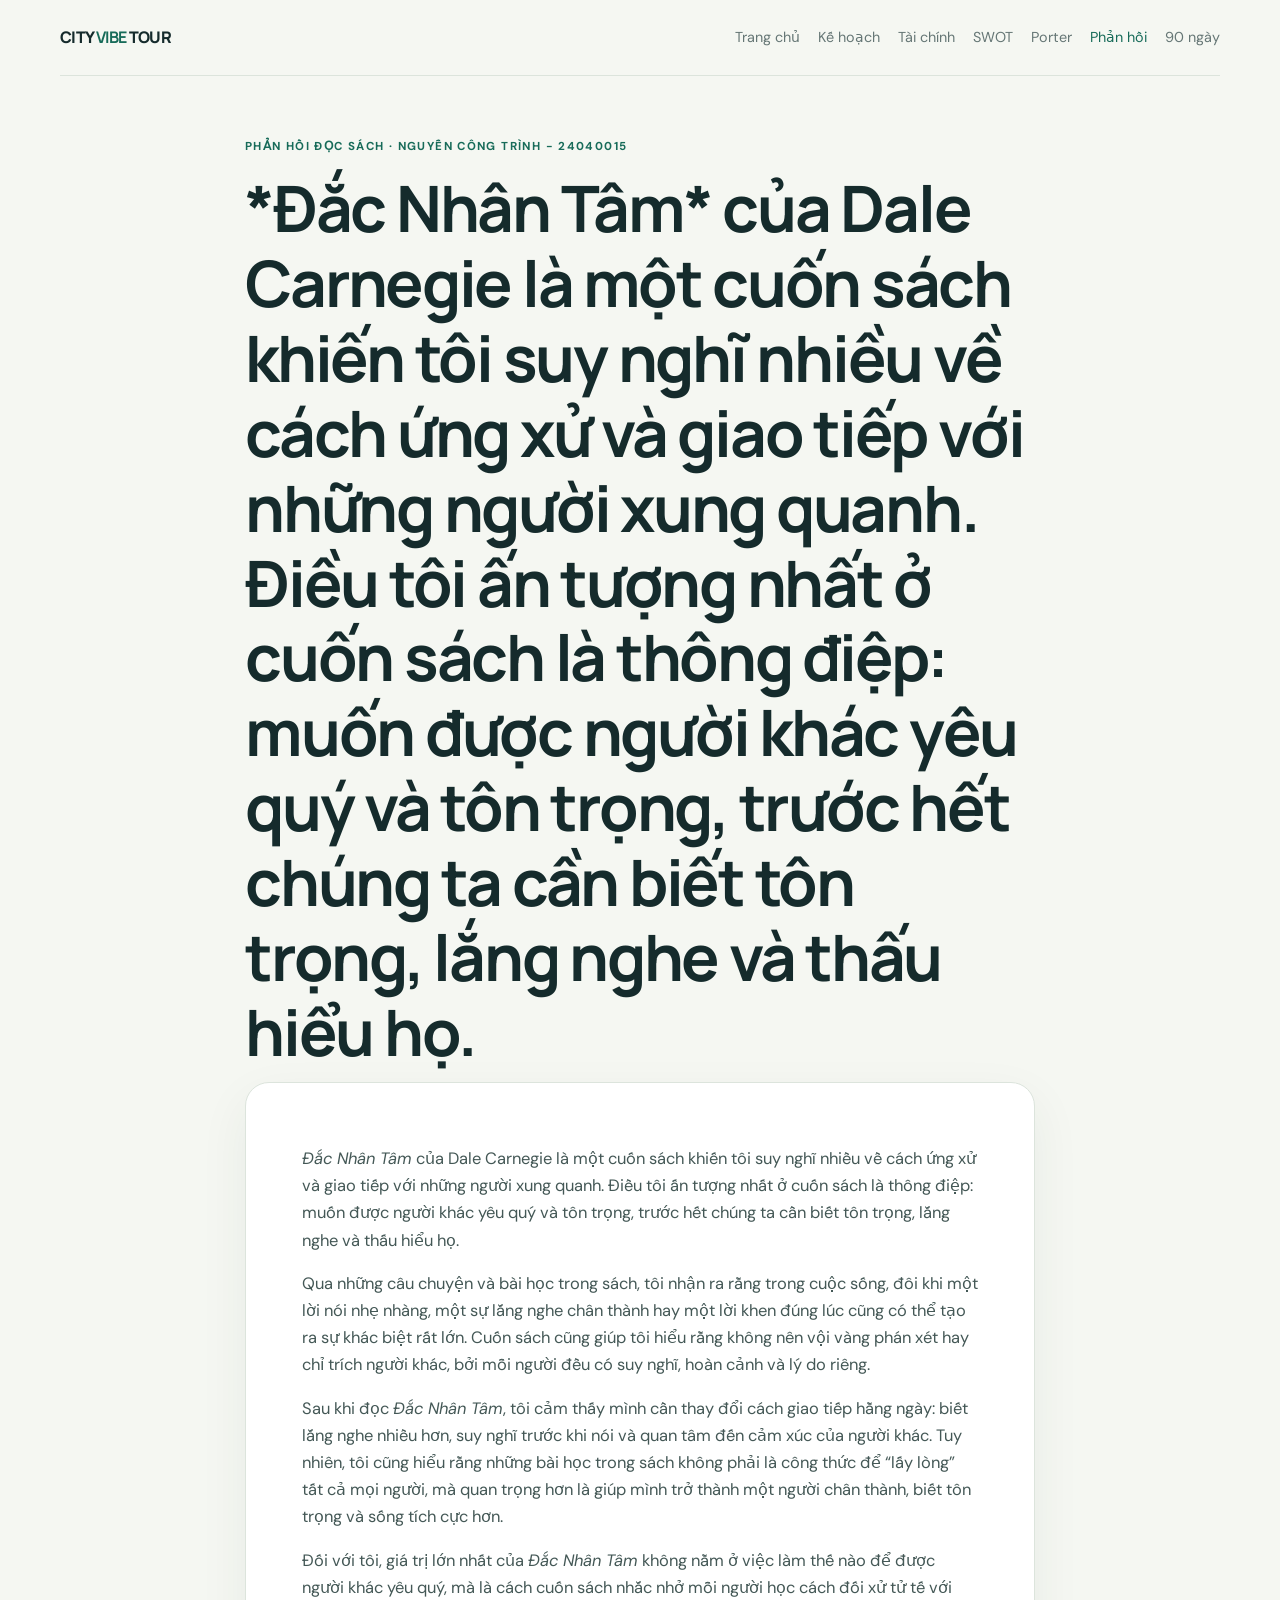
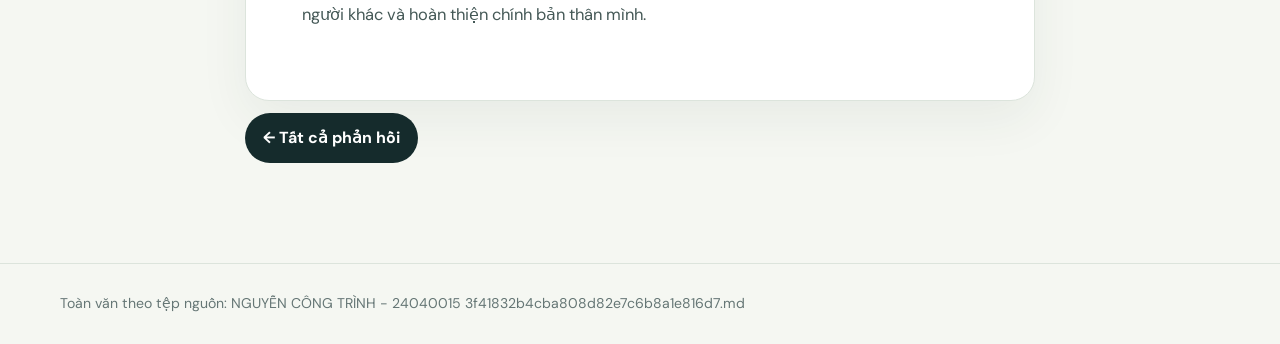
<file: nguyen-cong-trinh.html>
<!doctype html><html lang="vi"><head><meta charset="utf-8"><meta name="viewport" content="width=device-width,initial-scale=1"><title>NGUYỄN C&#212;NG TR&#204;NH - 24040015 — Phản hồi đọc sách</title><link rel="stylesheet" href="style.css"></head><body><nav class="nav wrap"><a class="brand" href="index.html">CITY <b>VIBE</b> TOUR</a><div class="navlinks"><a href="index.html">Trang chủ</a><a href="business-plan.html">Kế hoạch</a><a href="financial-analysis.html">Tài chính</a><a href="swot.html">SWOT</a><a href="five-forces.html">Porter</a><a class="active" href="reflections.html">Phản hồi</a><a href="action-plan.html">90 ngày</a></div></nav><main class="wrap"><article class="article"><span class="eyebrow">Phản hồi đọc sách · NGUYỄN C&#212;NG TR&#204;NH - 24040015</span><h1>*Đắc Nh&#226;n T&#226;m* của Dale Carnegie l&#224; một cuốn s&#225;ch khiến t&#244;i suy nghĩ nhiều về c&#225;ch ứng xử v&#224; giao tiếp với những người xung quanh. Điều t&#244;i ấn tượng nhất ở cuốn s&#225;ch l&#224; th&#244;ng điệp: muốn được người kh&#225;c y&#234;u qu&#253; v&#224; t&#244;n trọng, trước hết ch&#250;ng ta cần biết t&#244;n trọng, lắng nghe v&#224; thấu hiểu họ.</h1><div class="article-body"><p><em>Đắc Nh&#226;n T&#226;m</em> của Dale Carnegie l&#224; một cuốn s&#225;ch khiến t&#244;i suy nghĩ nhiều về c&#225;ch ứng xử v&#224; giao tiếp với những người xung quanh. Điều t&#244;i ấn tượng nhất ở cuốn s&#225;ch l&#224; th&#244;ng điệp: muốn được người kh&#225;c y&#234;u qu&#253; v&#224; t&#244;n trọng, trước hết ch&#250;ng ta cần biết t&#244;n trọng, lắng nghe v&#224; thấu hiểu họ.</p><p>Qua những c&#226;u chuyện v&#224; b&#224;i học trong s&#225;ch, t&#244;i nhận ra rằng trong cuộc sống, đ&#244;i khi một lời n&#243;i nhẹ nh&#224;ng, một sự lắng nghe ch&#226;n th&#224;nh hay một lời khen đ&#250;ng l&#250;c cũng c&#243; thể tạo ra sự kh&#225;c biệt rất lớn. Cuốn s&#225;ch cũng gi&#250;p t&#244;i hiểu rằng kh&#244;ng n&#234;n vội v&#224;ng ph&#225;n x&#233;t hay chỉ tr&#237;ch người kh&#225;c, bởi mỗi người đều c&#243; suy nghĩ, ho&#224;n cảnh v&#224; l&#253; do ri&#234;ng.</p><p>Sau khi đọc <em>Đắc Nh&#226;n T&#226;m</em>, t&#244;i cảm thấy m&#236;nh cần thay đổi c&#225;ch giao tiếp hằng ng&#224;y: biết lắng nghe nhiều hơn, suy nghĩ trước khi n&#243;i v&#224; quan t&#226;m đến cảm x&#250;c của người kh&#225;c. Tuy nhi&#234;n, t&#244;i cũng hiểu rằng những b&#224;i học trong s&#225;ch kh&#244;ng phải l&#224; c&#244;ng thức để “lấy l&#242;ng” tất cả mọi người, m&#224; quan trọng hơn l&#224; gi&#250;p m&#236;nh trở th&#224;nh một người ch&#226;n th&#224;nh, biết t&#244;n trọng v&#224; sống t&#237;ch cực hơn.</p><p>Đối với t&#244;i, gi&#225; trị lớn nhất của <em>Đắc Nh&#226;n T&#226;m</em> kh&#244;ng nằm ở việc l&#224;m thế n&#224;o để được người kh&#225;c y&#234;u qu&#253;, m&#224; l&#224; c&#225;ch cuốn s&#225;ch nhắc nhở mỗi người học c&#225;ch đối xử tử tế với người kh&#225;c v&#224; ho&#224;n thiện ch&#237;nh bản th&#226;n m&#236;nh.</p></div><a class="cta" href="reflections.html">← Tất cả phản hồi</a></article></main><footer class="footer"><div class="wrap">Toàn văn theo tệp nguồn: NGUYỄN C&#212;NG TR&#204;NH - 24040015 3f41832b4cba808d82e7c6b8a1e816d7.md</div></footer></body></html>
</file>
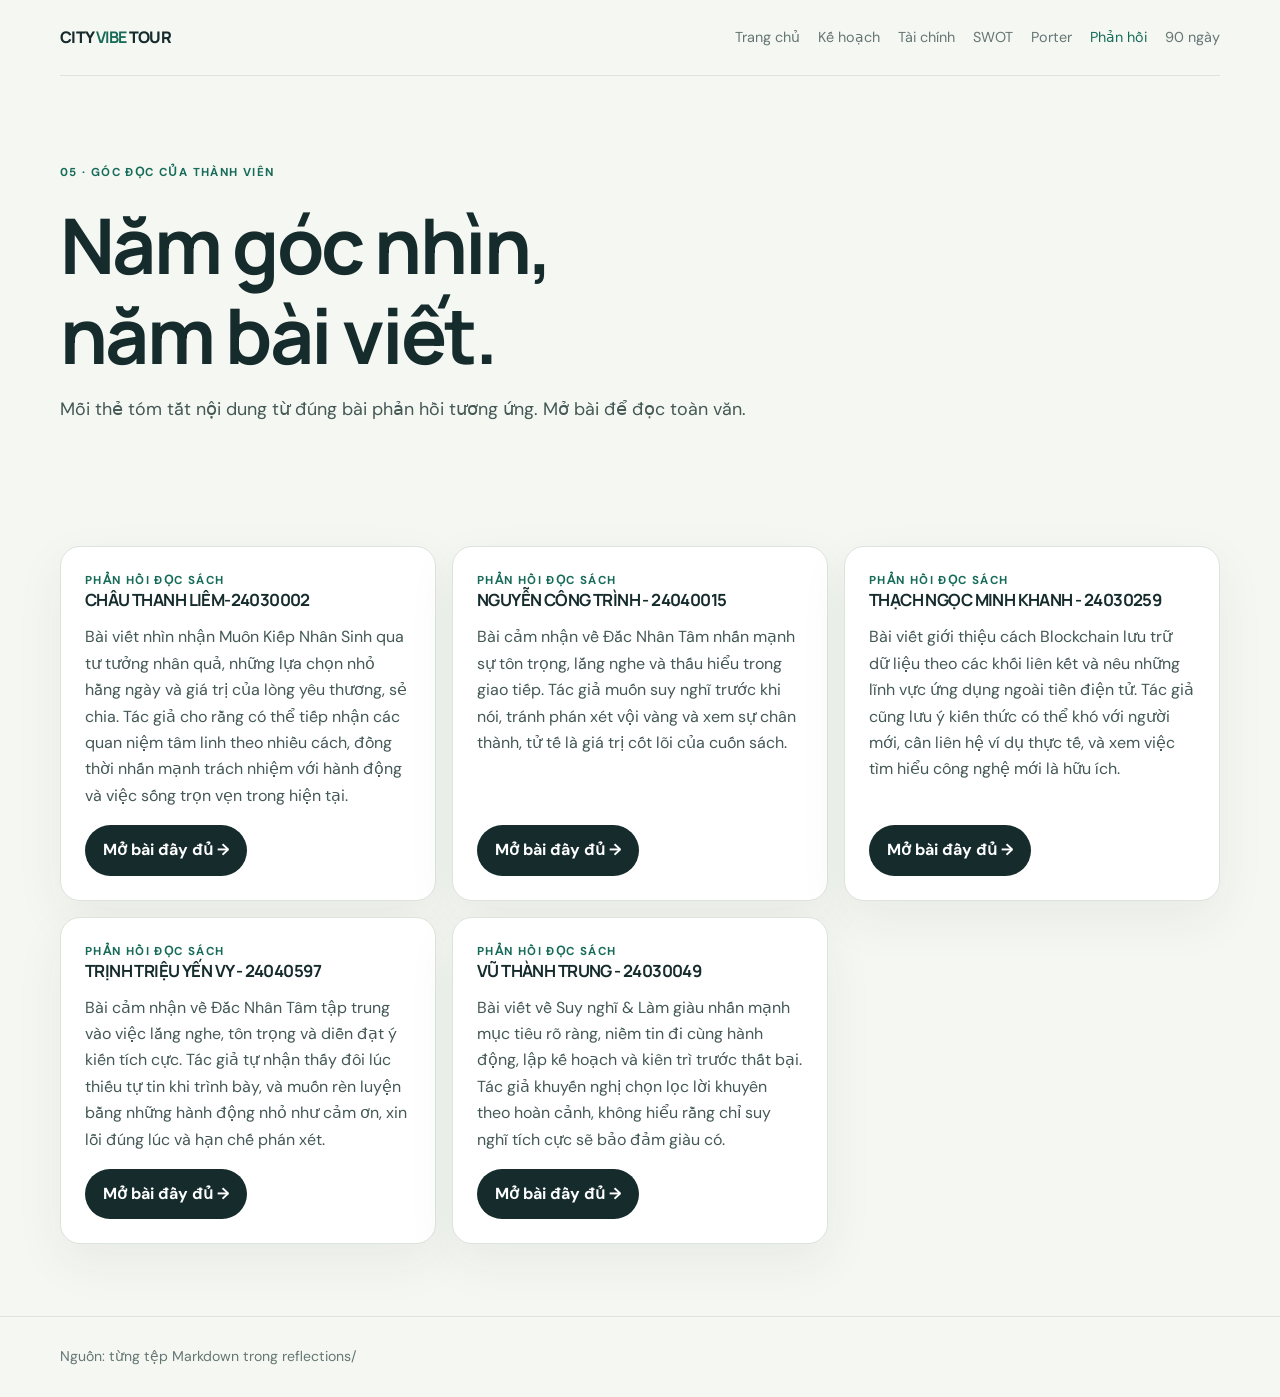
<file: reflections.html>
<!doctype html><html lang="vi"><head><meta charset="utf-8"><meta name="viewport" content="width=device-width,initial-scale=1"><title>Phản hồi đọc sách — CITY VIBE TOUR</title><link rel="stylesheet" href="style.css"></head><body><nav class="nav wrap"><a class="brand" href="index.html">CITY <b>VIBE</b> TOUR</a><div class="navlinks"><a href="index.html">Trang chủ</a><a href="business-plan.html">Kế hoạch</a><a href="financial-analysis.html">Tài chính</a><a href="swot.html">SWOT</a><a href="five-forces.html">Porter</a><a class="active" href="reflections.html">Phản hồi</a><a href="action-plan.html">90 ngày</a></div></nav><main class="wrap"><header class="hero"><span class="eyebrow">05 · Góc đọc của thành viên</span><h1>Năm góc nhìn,<br>năm bài viết.</h1><p>Mỗi thẻ tóm tắt nội dung từ đúng bài phản hồi tương ứng. Mở bài để đọc toàn văn.</p></header><section class="section"><div class="grid"><article class="card member"><span class="tag">Phản hồi đọc sách</span><h3>CH&#194;U THANH LI&#202;M-24030002</h3><p>B&#224;i viết nh&#236;n nhận Mu&#244;n Kiếp Nh&#226;n Sinh qua tư tưởng nh&#226;n quả, những lựa chọn nhỏ hằng ng&#224;y v&#224; gi&#225; trị của l&#242;ng y&#234;u thương, sẻ chia. T&#225;c giả cho rằng c&#243; thể tiếp nhận c&#225;c quan niệm t&#226;m linh theo nhiều c&#225;ch, đồng thời nhấn mạnh tr&#225;ch nhiệm với h&#224;nh động v&#224; việc sống trọn vẹn trong hiện tại.</p><a class="cta" href="chau-thanh-liem.html">Mở bài đầy đủ →</a></article><article class="card member"><span class="tag">Phản hồi đọc sách</span><h3>NGUYỄN C&#212;NG TR&#204;NH - 24040015</h3><p>B&#224;i cảm nhận về Đắc Nh&#226;n T&#226;m nhấn mạnh sự t&#244;n trọng, lắng nghe v&#224; thấu hiểu trong giao tiếp. T&#225;c giả muốn suy nghĩ trước khi n&#243;i, tr&#225;nh ph&#225;n x&#233;t vội v&#224;ng v&#224; xem sự ch&#226;n th&#224;nh, tử tế l&#224; gi&#225; trị cốt l&#245;i của cuốn s&#225;ch.</p><a class="cta" href="nguyen-cong-trinh.html">Mở bài đầy đủ →</a></article><article class="card member"><span class="tag">Phản hồi đọc sách</span><h3>THẠCH NGỌC MINH KHANH - 24030259</h3><p>B&#224;i viết giới thiệu c&#225;ch Blockchain lưu trữ dữ liệu theo c&#225;c khối li&#234;n kết v&#224; n&#234;u những lĩnh vực ứng dụng ngo&#224;i tiền điện tử. T&#225;c giả cũng lưu &#253; kiến thức c&#243; thể kh&#243; với người mới, cần li&#234;n hệ v&#237; dụ thực tế, v&#224; xem việc t&#236;m hiểu c&#244;ng nghệ mới l&#224; hữu &#237;ch.</p><a class="cta" href="thach-ngoc-minh-khanh.html">Mở bài đầy đủ →</a></article><article class="card member"><span class="tag">Phản hồi đọc sách</span><h3>TRỊNH TRIỆU YẾN VY - 24040597</h3><p>B&#224;i cảm nhận về Đắc Nh&#226;n T&#226;m tập trung v&#224;o việc lắng nghe, t&#244;n trọng v&#224; diễn đạt &#253; kiến t&#237;ch cực. T&#225;c giả tự nhận thấy đ&#244;i l&#250;c thiếu tự tin khi tr&#236;nh b&#224;y, v&#224; muốn r&#232;n luyện bằng những h&#224;nh động nhỏ như cảm ơn, xin lỗi đ&#250;ng l&#250;c v&#224; hạn chế ph&#225;n x&#233;t.</p><a class="cta" href="trinh-trieu-yen-vy.html">Mở bài đầy đủ →</a></article><article class="card member"><span class="tag">Phản hồi đọc sách</span><h3>VŨ TH&#192;NH TRUNG - 24030049</h3><p>B&#224;i viết về Suy nghĩ &amp; L&#224;m gi&#224;u nhấn mạnh mục ti&#234;u r&#245; r&#224;ng, niềm tin đi c&#249;ng h&#224;nh động, lập kế hoạch v&#224; ki&#234;n tr&#236; trước thất bại. T&#225;c giả khuyến nghị chọn lọc lời khuy&#234;n theo ho&#224;n cảnh, kh&#244;ng hiểu rằng chỉ suy nghĩ t&#237;ch cực sẽ bảo đảm gi&#224;u c&#243;.</p><a class="cta" href="vu-thanh-trung.html">Mở bài đầy đủ →</a></article></div></section></main><footer class="footer"><div class="wrap">Nguồn: từng tệp Markdown trong reflections/</div></footer></body></html>
</file>
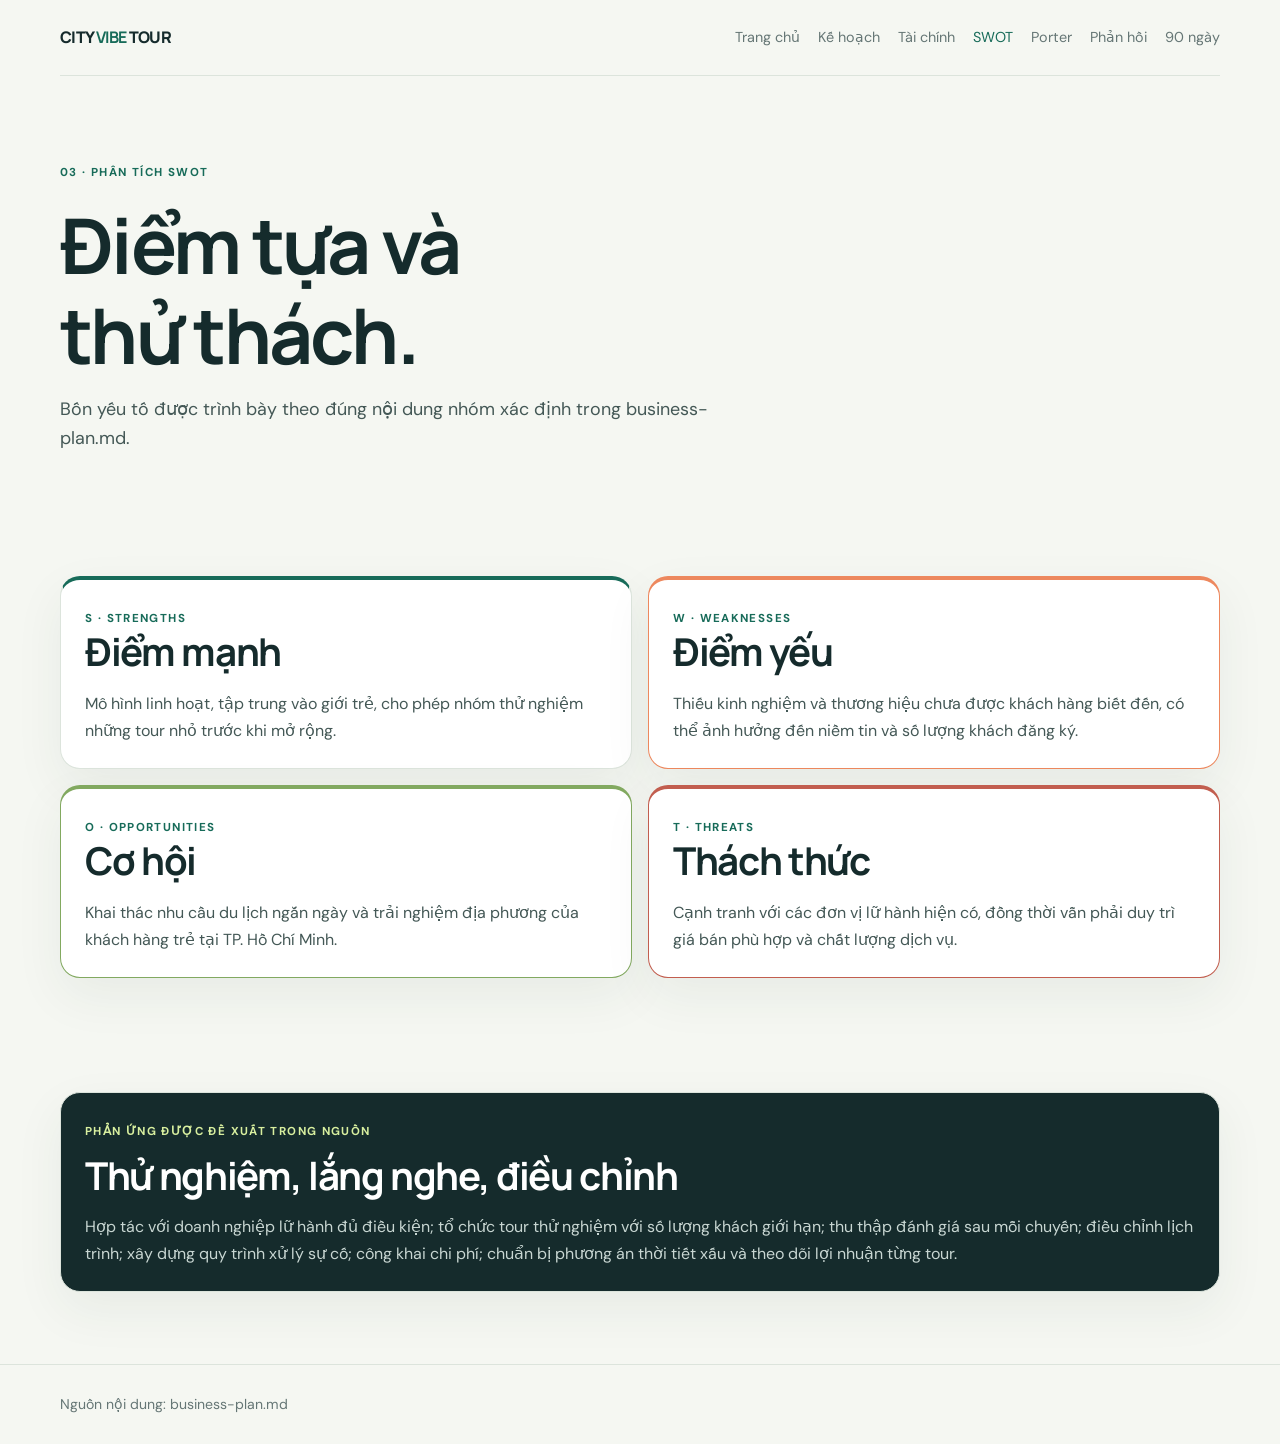
<file: swot.html>
<!doctype html><html lang="vi"><head><meta charset="utf-8"><meta name="viewport" content="width=device-width,initial-scale=1"><title>SWOT — CITY VIBE TOUR</title><link rel="stylesheet" href="style.css"></head><body><nav class="nav wrap"><a class="brand" href="index.html">CITY <b>VIBE</b> TOUR</a><div class="navlinks"><a href="index.html">Trang chủ</a><a href="business-plan.html">Kế hoạch</a><a href="financial-analysis.html">Tài chính</a><a class="active" href="swot.html">SWOT</a><a href="five-forces.html">Porter</a><a href="reflections.html">Phản hồi</a><a href="action-plan.html">90 ngày</a></div></nav><main class="wrap"><header class="hero"><span class="eyebrow">03 · Phân tích SWOT</span><h1>Điểm tựa và<br>thử thách.</h1><p>Bốn yếu tố được trình bày theo đúng nội dung nhóm xác định trong business-plan.md.</p></header><section class="section"><div class="grid two"><article class="card swot"><span class="tag">S · Strengths</span><h2>Điểm mạnh</h2><p>Mô hình linh hoạt, tập trung vào giới trẻ, cho phép nhóm thử nghiệm những tour nhỏ trước khi mở rộng.</p></article><article class="card swot"><span class="tag">W · Weaknesses</span><h2>Điểm yếu</h2><p>Thiếu kinh nghiệm và thương hiệu chưa được khách hàng biết đến, có thể ảnh hưởng đến niềm tin và số lượng khách đăng ký.</p></article><article class="card swot"><span class="tag">O · Opportunities</span><h2>Cơ hội</h2><p>Khai thác nhu cầu du lịch ngắn ngày và trải nghiệm địa phương của khách hàng trẻ tại TP. Hồ Chí Minh.</p></article><article class="card swot"><span class="tag">T · Threats</span><h2>Thách thức</h2><p>Cạnh tranh với các đơn vị lữ hành hiện có, đồng thời vẫn phải duy trì giá bán phù hợp và chất lượng dịch vụ.</p></article></div></section><section class="section"><div class="card dark"><span class="tag">Phản ứng được đề xuất trong nguồn</span><h2 style="margin-top:10px">Thử nghiệm, lắng nghe, điều chỉnh</h2><p>Hợp tác với doanh nghiệp lữ hành đủ điều kiện; tổ chức tour thử nghiệm với số lượng khách giới hạn; thu thập đánh giá sau mỗi chuyến; điều chỉnh lịch trình; xây dựng quy trình xử lý sự cố; công khai chi phí; chuẩn bị phương án thời tiết xấu và theo dõi lợi nhuận từng tour.</p></div></section></main><footer class="footer"><div class="wrap">Nguồn nội dung: business-plan.md</div></footer></body></html>
</file>
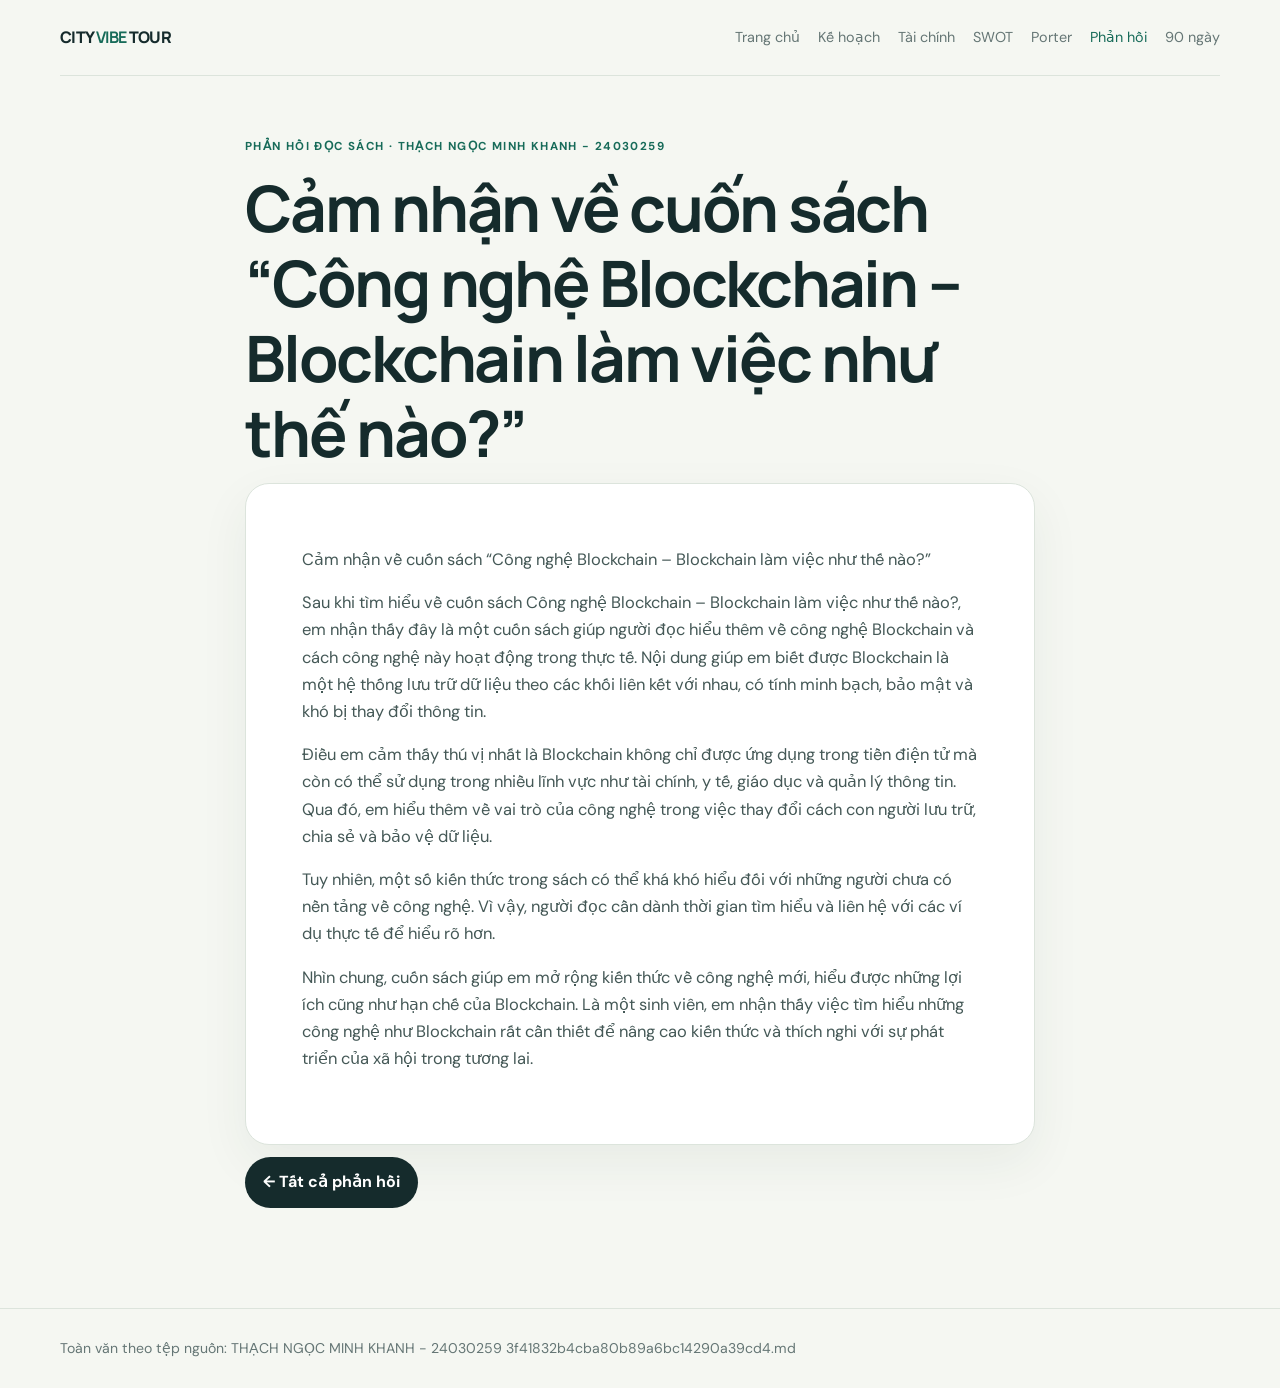
<file: thach-ngoc-minh-khanh.html>
<!doctype html><html lang="vi"><head><meta charset="utf-8"><meta name="viewport" content="width=device-width,initial-scale=1"><title>THẠCH NGỌC MINH KHANH - 24030259 — Phản hồi đọc sách</title><link rel="stylesheet" href="style.css"></head><body><nav class="nav wrap"><a class="brand" href="index.html">CITY <b>VIBE</b> TOUR</a><div class="navlinks"><a href="index.html">Trang chủ</a><a href="business-plan.html">Kế hoạch</a><a href="financial-analysis.html">Tài chính</a><a href="swot.html">SWOT</a><a href="five-forces.html">Porter</a><a class="active" href="reflections.html">Phản hồi</a><a href="action-plan.html">90 ngày</a></div></nav><main class="wrap"><article class="article"><span class="eyebrow">Phản hồi đọc sách · THẠCH NGỌC MINH KHANH - 24030259</span><h1>Cảm nhận về cuốn s&#225;ch “C&#244;ng nghệ Blockchain – Blockchain l&#224;m việc như thế n&#224;o?”</h1><div class="article-body"><p>Cảm nhận về cuốn s&#225;ch “C&#244;ng nghệ Blockchain – Blockchain l&#224;m việc như thế n&#224;o?”</p><p>Sau khi t&#236;m hiểu về cuốn s&#225;ch C&#244;ng nghệ Blockchain – Blockchain l&#224;m việc như thế n&#224;o?, em nhận thấy đ&#226;y l&#224; một cuốn s&#225;ch gi&#250;p người đọc hiểu th&#234;m về c&#244;ng nghệ Blockchain v&#224; c&#225;ch c&#244;ng nghệ n&#224;y hoạt động trong thực tế. Nội dung gi&#250;p em biết được Blockchain l&#224; một hệ thống lưu trữ dữ liệu theo c&#225;c khối li&#234;n kết với nhau, c&#243; t&#237;nh minh bạch, bảo mật v&#224; kh&#243; bị thay đổi th&#244;ng tin.</p><p>Điều em cảm thấy th&#250; vị nhất l&#224; Blockchain kh&#244;ng chỉ được ứng dụng trong tiền điện tử m&#224; c&#242;n c&#243; thể sử dụng trong nhiều lĩnh vực như t&#224;i ch&#237;nh, y tế, gi&#225;o dục v&#224; quản l&#253; th&#244;ng tin. Qua đ&#243;, em hiểu th&#234;m về vai tr&#242; của c&#244;ng nghệ trong việc thay đổi c&#225;ch con người lưu trữ, chia sẻ v&#224; bảo vệ dữ liệu.</p><p>Tuy nhi&#234;n, một số kiến thức trong s&#225;ch c&#243; thể kh&#225; kh&#243; hiểu đối với những người chưa c&#243; nền tảng về c&#244;ng nghệ. V&#236; vậy, người đọc cần d&#224;nh thời gian t&#236;m hiểu v&#224; li&#234;n hệ với c&#225;c v&#237; dụ thực tế để hiểu r&#245; hơn.</p><p>Nh&#236;n chung, cuốn s&#225;ch gi&#250;p em mở rộng kiến thức về c&#244;ng nghệ mới, hiểu được những lợi &#237;ch cũng như hạn chế của Blockchain. L&#224; một sinh vi&#234;n, em nhận thấy việc t&#236;m hiểu những c&#244;ng nghệ như Blockchain rất cần thiết để n&#226;ng cao kiến thức v&#224; th&#237;ch nghi với sự ph&#225;t triển của x&#227; hội trong tương lai.</p></div><a class="cta" href="reflections.html">← Tất cả phản hồi</a></article></main><footer class="footer"><div class="wrap">Toàn văn theo tệp nguồn: THẠCH NGỌC MINH KHANH - 24030259 3f41832b4cba80b89a6bc14290a39cd4.md</div></footer></body></html>
</file>
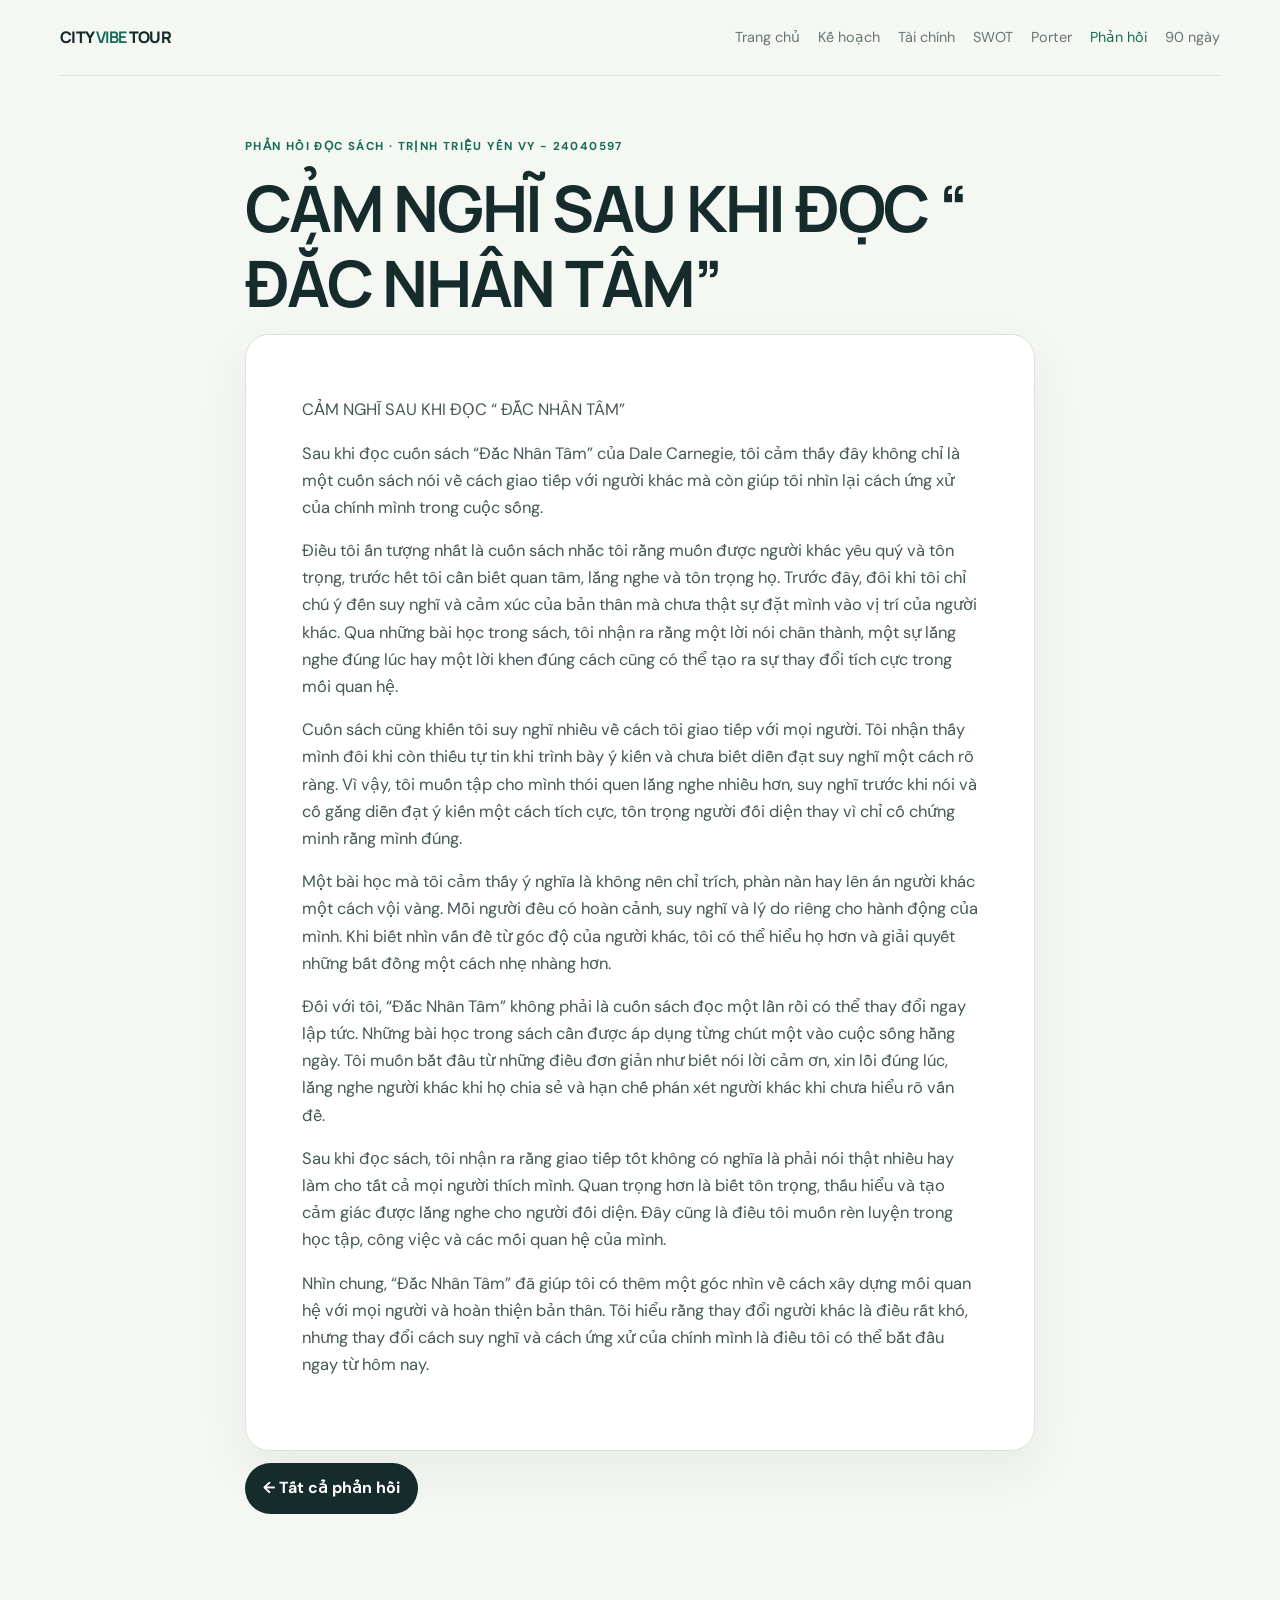
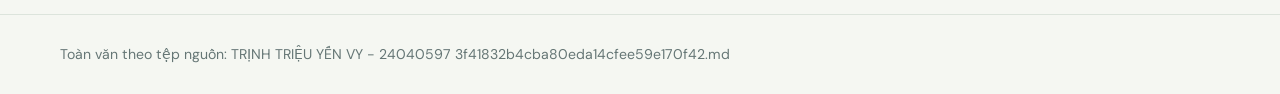
<file: trinh-trieu-yen-vy.html>
<!doctype html><html lang="vi"><head><meta charset="utf-8"><meta name="viewport" content="width=device-width,initial-scale=1"><title>TRỊNH TRIỆU YẾN VY - 24040597 — Phản hồi đọc sách</title><link rel="stylesheet" href="style.css"></head><body><nav class="nav wrap"><a class="brand" href="index.html">CITY <b>VIBE</b> TOUR</a><div class="navlinks"><a href="index.html">Trang chủ</a><a href="business-plan.html">Kế hoạch</a><a href="financial-analysis.html">Tài chính</a><a href="swot.html">SWOT</a><a href="five-forces.html">Porter</a><a class="active" href="reflections.html">Phản hồi</a><a href="action-plan.html">90 ngày</a></div></nav><main class="wrap"><article class="article"><span class="eyebrow">Phản hồi đọc sách · TRỊNH TRIỆU YẾN VY - 24040597</span><h1>CẢM NGHĨ SAU KHI ĐỌC “ ĐẮC NH&#194;N T&#194;M”</h1><div class="article-body"><p>CẢM NGHĨ SAU KHI ĐỌC “ ĐẮC NH&#194;N T&#194;M”</p><p>Sau khi đọc cuốn s&#225;ch “Đắc Nh&#226;n T&#226;m” của Dale Carnegie, t&#244;i cảm thấy đ&#226;y kh&#244;ng chỉ l&#224; một cuốn s&#225;ch n&#243;i về c&#225;ch giao tiếp với người kh&#225;c m&#224; c&#242;n gi&#250;p t&#244;i nh&#236;n lại c&#225;ch ứng xử của ch&#237;nh m&#236;nh trong cuộc sống.</p><p>Điều t&#244;i ấn tượng nhất l&#224; cuốn s&#225;ch nhắc t&#244;i rằng muốn được người kh&#225;c y&#234;u qu&#253; v&#224; t&#244;n trọng, trước hết t&#244;i cần biết quan t&#226;m, lắng nghe v&#224; t&#244;n trọng họ. Trước đ&#226;y, đ&#244;i khi t&#244;i chỉ ch&#250; &#253; đến suy nghĩ v&#224; cảm x&#250;c của bản th&#226;n m&#224; chưa thật sự đặt m&#236;nh v&#224;o vị tr&#237; của người kh&#225;c. Qua những b&#224;i học trong s&#225;ch, t&#244;i nhận ra rằng một lời n&#243;i ch&#226;n th&#224;nh, một sự lắng nghe đ&#250;ng l&#250;c hay một lời khen đ&#250;ng c&#225;ch cũng c&#243; thể tạo ra sự thay đổi t&#237;ch cực trong mối quan hệ.</p><p>Cuốn s&#225;ch cũng khiến t&#244;i suy nghĩ nhiều về c&#225;ch t&#244;i giao tiếp với mọi người. T&#244;i nhận thấy m&#236;nh đ&#244;i khi c&#242;n thiếu tự tin khi tr&#236;nh b&#224;y &#253; kiến v&#224; chưa biết diễn đạt suy nghĩ một c&#225;ch r&#245; r&#224;ng. V&#236; vậy, t&#244;i muốn tập cho m&#236;nh th&#243;i quen lắng nghe nhiều hơn, suy nghĩ trước khi n&#243;i v&#224; cố gắng diễn đạt &#253; kiến một c&#225;ch t&#237;ch cực, t&#244;n trọng người đối diện thay v&#236; chỉ cố chứng minh rằng m&#236;nh đ&#250;ng.</p><p>Một b&#224;i học m&#224; t&#244;i cảm thấy &#253; nghĩa l&#224; kh&#244;ng n&#234;n chỉ tr&#237;ch, ph&#224;n n&#224;n hay l&#234;n &#225;n người kh&#225;c một c&#225;ch vội v&#224;ng. Mỗi người đều c&#243; ho&#224;n cảnh, suy nghĩ v&#224; l&#253; do ri&#234;ng cho h&#224;nh động của m&#236;nh. Khi biết nh&#236;n vấn đề từ g&#243;c độ của người kh&#225;c, t&#244;i c&#243; thể hiểu họ hơn v&#224; giải quyết những bất đồng một c&#225;ch nhẹ nh&#224;ng hơn.</p><p>Đối với t&#244;i, “Đắc Nh&#226;n T&#226;m” kh&#244;ng phải l&#224; cuốn s&#225;ch đọc một lần rồi c&#243; thể thay đổi ngay lập tức. Những b&#224;i học trong s&#225;ch cần được &#225;p dụng từng ch&#250;t một v&#224;o cuộc sống hằng ng&#224;y. T&#244;i muốn bắt đầu từ những điều đơn giản như biết n&#243;i lời cảm ơn, xin lỗi đ&#250;ng l&#250;c, lắng nghe người kh&#225;c khi họ chia sẻ v&#224; hạn chế ph&#225;n x&#233;t người kh&#225;c khi chưa hiểu r&#245; vấn đề.</p><p>Sau khi đọc s&#225;ch, t&#244;i nhận ra rằng giao tiếp tốt kh&#244;ng c&#243; nghĩa l&#224; phải n&#243;i thật nhiều hay l&#224;m cho tất cả mọi người th&#237;ch m&#236;nh. Quan trọng hơn l&#224; biết t&#244;n trọng, thấu hiểu v&#224; tạo cảm gi&#225;c được lắng nghe cho người đối diện. Đ&#226;y cũng l&#224; điều t&#244;i muốn r&#232;n luyện trong học tập, c&#244;ng việc v&#224; c&#225;c mối quan hệ của m&#236;nh.</p><p>Nh&#236;n chung, “Đắc Nh&#226;n T&#226;m” đ&#227; gi&#250;p t&#244;i c&#243; th&#234;m một g&#243;c nh&#236;n về c&#225;ch x&#226;y dựng mối quan hệ với mọi người v&#224; ho&#224;n thiện bản th&#226;n. T&#244;i hiểu rằng thay đổi người kh&#225;c l&#224; điều rất kh&#243;, nhưng thay đổi c&#225;ch suy nghĩ v&#224; c&#225;ch ứng xử của ch&#237;nh m&#236;nh l&#224; điều t&#244;i c&#243; thể bắt đầu ngay từ h&#244;m nay.</p></div><a class="cta" href="reflections.html">← Tất cả phản hồi</a></article></main><footer class="footer"><div class="wrap">Toàn văn theo tệp nguồn: TRỊNH TRIỆU YẾN VY - 24040597 3f41832b4cba80eda14cfee59e170f42.md</div></footer></body></html>
</file>
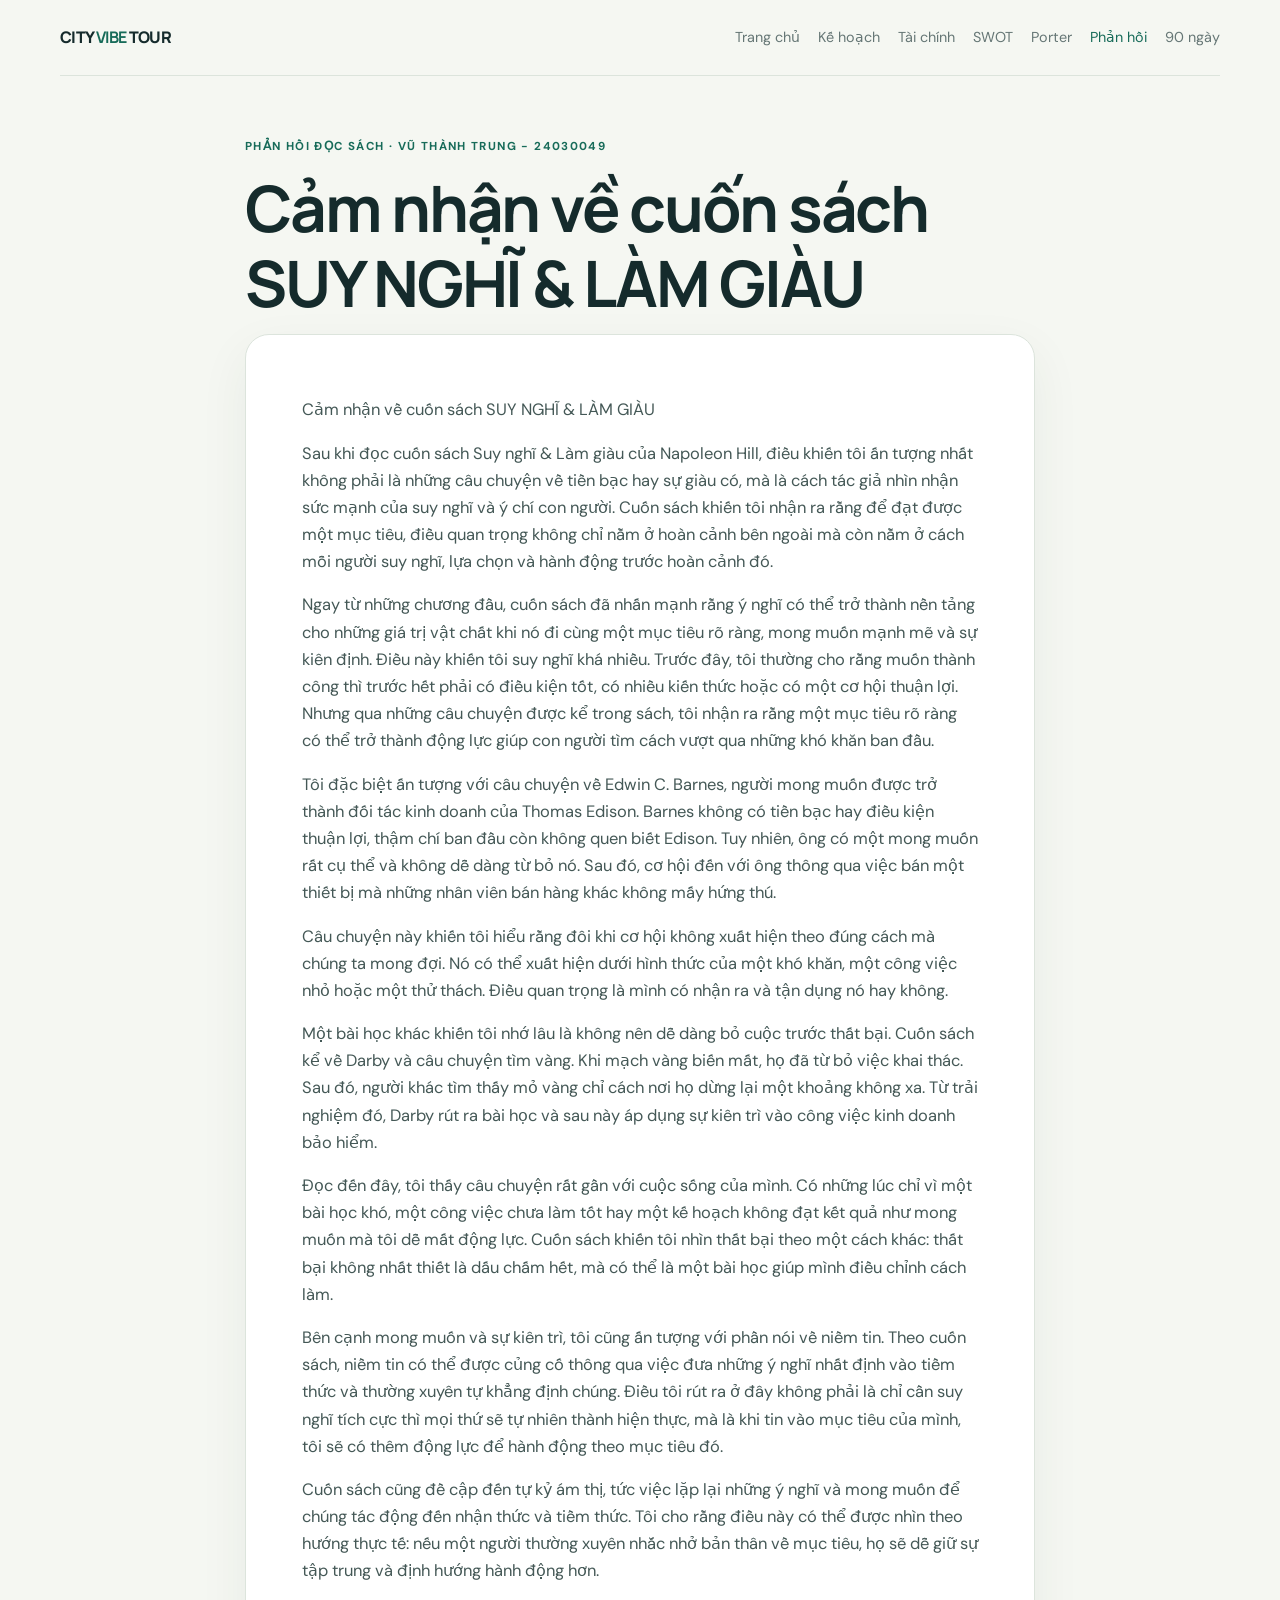
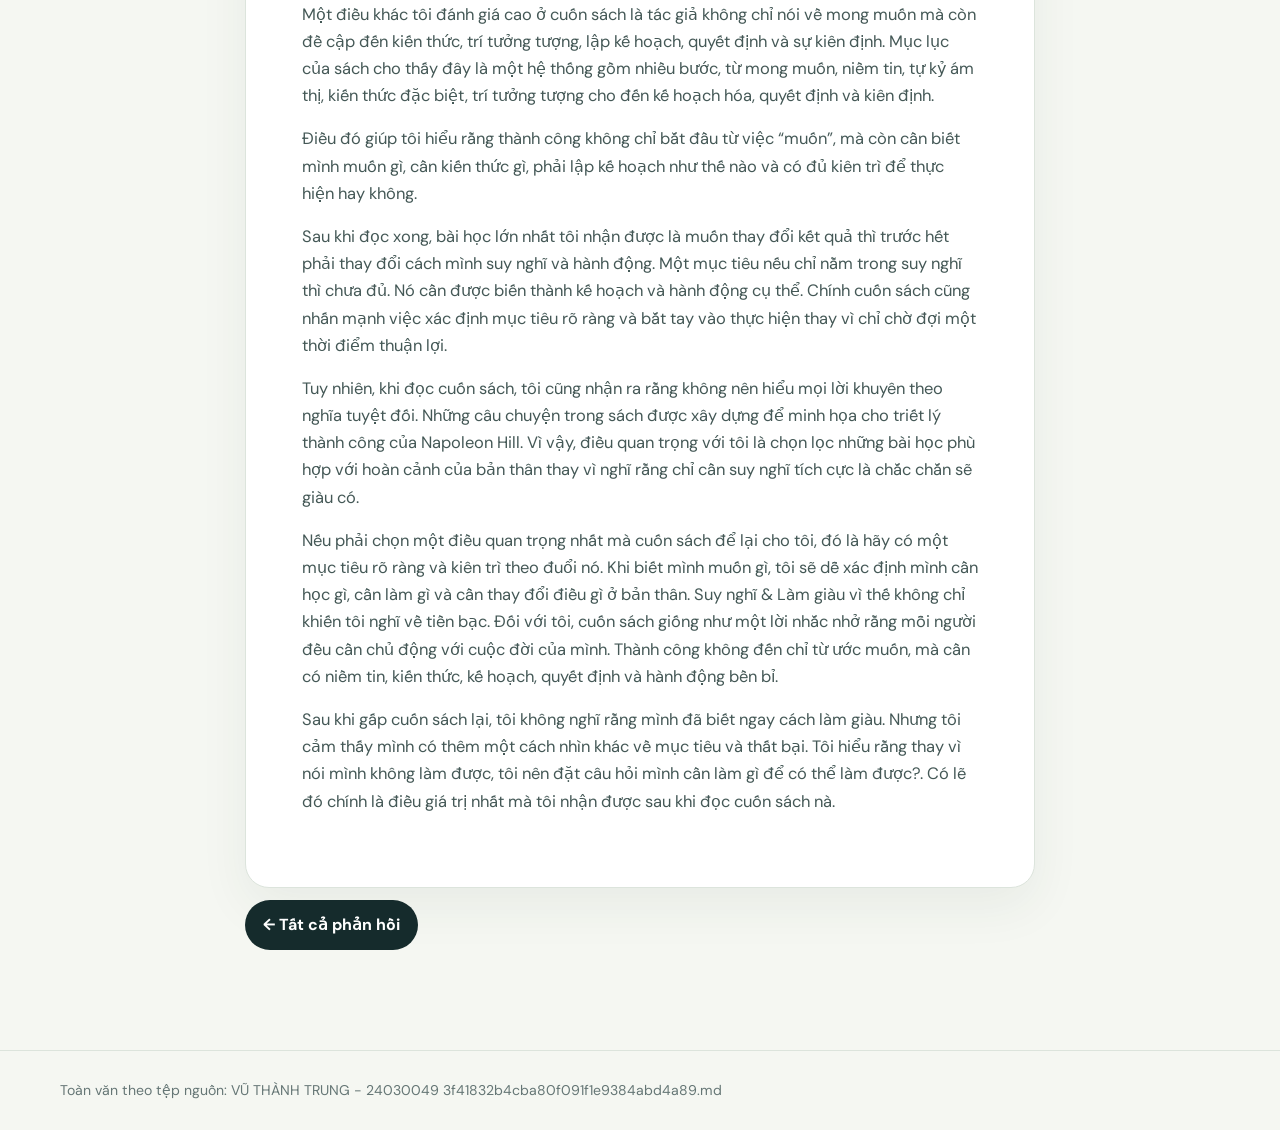
<file: vu-thanh-trung.html>
<!doctype html><html lang="vi"><head><meta charset="utf-8"><meta name="viewport" content="width=device-width,initial-scale=1"><title>VŨ TH&#192;NH TRUNG - 24030049 — Phản hồi đọc sách</title><link rel="stylesheet" href="style.css"></head><body><nav class="nav wrap"><a class="brand" href="index.html">CITY <b>VIBE</b> TOUR</a><div class="navlinks"><a href="index.html">Trang chủ</a><a href="business-plan.html">Kế hoạch</a><a href="financial-analysis.html">Tài chính</a><a href="swot.html">SWOT</a><a href="five-forces.html">Porter</a><a class="active" href="reflections.html">Phản hồi</a><a href="action-plan.html">90 ngày</a></div></nav><main class="wrap"><article class="article"><span class="eyebrow">Phản hồi đọc sách · VŨ TH&#192;NH TRUNG - 24030049</span><h1>Cảm nhận về cuốn s&#225;ch SUY NGHĨ &amp; L&#192;M GI&#192;U</h1><div class="article-body"><p>Cảm nhận về cuốn s&#225;ch SUY NGHĨ &amp; L&#192;M GI&#192;U</p><p>Sau khi đọc cuốn s&#225;ch Suy nghĩ &amp; L&#224;m gi&#224;u của Napoleon Hill, điều khiến t&#244;i ấn tượng nhất kh&#244;ng phải l&#224; những c&#226;u chuyện về tiền bạc hay sự gi&#224;u c&#243;, m&#224; l&#224; c&#225;ch t&#225;c giả nh&#236;n nhận sức mạnh của suy nghĩ v&#224; &#253; ch&#237; con người. Cuốn s&#225;ch khiến t&#244;i nhận ra rằng để đạt được một mục ti&#234;u, điều quan trọng kh&#244;ng chỉ nằm ở ho&#224;n cảnh b&#234;n ngo&#224;i m&#224; c&#242;n nằm ở c&#225;ch mỗi người suy nghĩ, lựa chọn v&#224; h&#224;nh động trước ho&#224;n cảnh đ&#243;.</p><p>Ngay từ những chương đầu, cuốn s&#225;ch đ&#227; nhấn mạnh rằng &#253; nghĩ c&#243; thể trở th&#224;nh nền tảng cho những gi&#225; trị vật chất khi n&#243; đi c&#249;ng một mục ti&#234;u r&#245; r&#224;ng, mong muốn mạnh mẽ v&#224; sự ki&#234;n định. Điều n&#224;y khiến t&#244;i suy nghĩ kh&#225; nhiều. Trước đ&#226;y, t&#244;i thường cho rằng muốn th&#224;nh c&#244;ng th&#236; trước hết phải c&#243; điều kiện tốt, c&#243; nhiều kiến thức hoặc c&#243; một cơ hội thuận lợi. Nhưng qua những c&#226;u chuyện được kể trong s&#225;ch, t&#244;i nhận ra rằng một mục ti&#234;u r&#245; r&#224;ng c&#243; thể trở th&#224;nh động lực gi&#250;p con người t&#236;m c&#225;ch vượt qua những kh&#243; khăn ban đầu.</p><p>T&#244;i đặc biệt ấn tượng với c&#226;u chuyện về Edwin C. Barnes, người mong muốn được trở th&#224;nh đối t&#225;c kinh doanh của Thomas Edison. Barnes kh&#244;ng c&#243; tiền bạc hay điều kiện thuận lợi, thậm ch&#237; ban đầu c&#242;n kh&#244;ng quen biết Edison. Tuy nhi&#234;n, &#244;ng c&#243; một mong muốn rất cụ thể v&#224; kh&#244;ng dễ d&#224;ng từ bỏ n&#243;. Sau đ&#243;, cơ hội đến với &#244;ng th&#244;ng qua việc b&#225;n một thiết bị m&#224; những nh&#226;n vi&#234;n b&#225;n h&#224;ng kh&#225;c kh&#244;ng mấy hứng th&#250;.</p><p>C&#226;u chuyện n&#224;y khiến t&#244;i hiểu rằng đ&#244;i khi cơ hội kh&#244;ng xuất hiện theo đ&#250;ng c&#225;ch m&#224; ch&#250;ng ta mong đợi. N&#243; c&#243; thể xuất hiện dưới h&#236;nh thức của một kh&#243; khăn, một c&#244;ng việc nhỏ hoặc một thử th&#225;ch. Điều quan trọng l&#224; m&#236;nh c&#243; nhận ra v&#224; tận dụng n&#243; hay kh&#244;ng.</p><p>Một b&#224;i học kh&#225;c khiến t&#244;i nhớ l&#226;u l&#224; kh&#244;ng n&#234;n dễ d&#224;ng bỏ cuộc trước thất bại. Cuốn s&#225;ch kể về Darby v&#224; c&#226;u chuyện t&#236;m v&#224;ng. Khi mạch v&#224;ng biến mất, họ đ&#227; từ bỏ việc khai th&#225;c. Sau đ&#243;, người kh&#225;c t&#236;m thấy mỏ v&#224;ng chỉ c&#225;ch nơi họ dừng lại một khoảng kh&#244;ng xa. Từ trải nghiệm đ&#243;, Darby r&#250;t ra b&#224;i học v&#224; sau n&#224;y &#225;p dụng sự ki&#234;n tr&#236; v&#224;o c&#244;ng việc kinh doanh bảo hiểm.</p><p>Đọc đến đ&#226;y, t&#244;i thấy c&#226;u chuyện rất gần với cuộc sống của m&#236;nh. C&#243; những l&#250;c chỉ v&#236; một b&#224;i học kh&#243;, một c&#244;ng việc chưa l&#224;m tốt hay một kế hoạch kh&#244;ng đạt kết quả như mong muốn m&#224; t&#244;i dễ mất động lực. Cuốn s&#225;ch khiến t&#244;i nh&#236;n thất bại theo một c&#225;ch kh&#225;c: thất bại kh&#244;ng nhất thiết l&#224; dấu chấm hết, m&#224; c&#243; thể l&#224; một b&#224;i học gi&#250;p m&#236;nh điều chỉnh c&#225;ch l&#224;m.</p><p>B&#234;n cạnh mong muốn v&#224; sự ki&#234;n tr&#236;, t&#244;i cũng ấn tượng với phần n&#243;i về niềm tin. Theo cuốn s&#225;ch, niềm tin c&#243; thể được củng cố th&#244;ng qua việc đưa những &#253; nghĩ nhất định v&#224;o tiềm thức v&#224; thường xuy&#234;n tự khẳng định ch&#250;ng. Điều t&#244;i r&#250;t ra ở đ&#226;y kh&#244;ng phải l&#224; chỉ cần suy nghĩ t&#237;ch cực th&#236; mọi thứ sẽ tự nhi&#234;n th&#224;nh hiện thực, m&#224; l&#224; khi tin v&#224;o mục ti&#234;u của m&#236;nh, t&#244;i sẽ c&#243; th&#234;m động lực để h&#224;nh động theo mục ti&#234;u đ&#243;.</p><p>Cuốn s&#225;ch cũng đề cập đến tự kỷ &#225;m thị, tức việc lặp lại những &#253; nghĩ v&#224; mong muốn để ch&#250;ng t&#225;c động đến nhận thức v&#224; tiềm thức. T&#244;i cho rằng điều n&#224;y c&#243; thể được nh&#236;n theo hướng thực tế: nếu một người thường xuy&#234;n nhắc nhở bản th&#226;n về mục ti&#234;u, họ sẽ dễ giữ sự tập trung v&#224; định hướng h&#224;nh động hơn.</p><p>Một điều kh&#225;c t&#244;i đ&#225;nh gi&#225; cao ở cuốn s&#225;ch l&#224; t&#225;c giả kh&#244;ng chỉ n&#243;i về mong muốn m&#224; c&#242;n đề cập đến kiến thức, tr&#237; tưởng tượng, lập kế hoạch, quyết định v&#224; sự ki&#234;n định. Mục lục của s&#225;ch cho thấy đ&#226;y l&#224; một hệ thống gồm nhiều bước, từ mong muốn, niềm tin, tự kỷ &#225;m thị, kiến thức đặc biệt, tr&#237; tưởng tượng cho đến kế hoạch h&#243;a, quyết định v&#224; ki&#234;n định.</p><p>Điều đ&#243; gi&#250;p t&#244;i hiểu rằng th&#224;nh c&#244;ng kh&#244;ng chỉ bắt đầu từ việc “muốn”, m&#224; c&#242;n cần biết m&#236;nh muốn g&#236;, cần kiến thức g&#236;, phải lập kế hoạch như thế n&#224;o v&#224; c&#243; đủ ki&#234;n tr&#236; để thực hiện hay kh&#244;ng.</p><p>Sau khi đọc xong, b&#224;i học lớn nhất t&#244;i nhận được l&#224; muốn thay đổi kết quả th&#236; trước hết phải thay đổi c&#225;ch m&#236;nh suy nghĩ v&#224; h&#224;nh động. Một mục ti&#234;u nếu chỉ nằm trong suy nghĩ th&#236; chưa đủ. N&#243; cần được biến th&#224;nh kế hoạch v&#224; h&#224;nh động cụ thể. Ch&#237;nh cuốn s&#225;ch cũng nhấn mạnh việc x&#225;c định mục ti&#234;u r&#245; r&#224;ng v&#224; bắt tay v&#224;o thực hiện thay v&#236; chỉ chờ đợi một thời điểm thuận lợi.</p><p>Tuy nhi&#234;n, khi đọc cuốn s&#225;ch, t&#244;i cũng nhận ra rằng kh&#244;ng n&#234;n hiểu mọi lời khuy&#234;n theo nghĩa tuyệt đối. Những c&#226;u chuyện trong s&#225;ch được x&#226;y dựng để minh họa cho triết l&#253; th&#224;nh c&#244;ng của Napoleon Hill. V&#236; vậy, điều quan trọng với t&#244;i l&#224; chọn lọc những b&#224;i học ph&#249; hợp với ho&#224;n cảnh của bản th&#226;n thay v&#236; nghĩ rằng chỉ cần suy nghĩ t&#237;ch cực l&#224; chắc chắn sẽ gi&#224;u c&#243;.</p><p>Nếu phải chọn một điều quan trọng nhất m&#224; cuốn s&#225;ch để lại cho t&#244;i, đ&#243; l&#224; h&#227;y c&#243; một mục ti&#234;u r&#245; r&#224;ng v&#224; ki&#234;n tr&#236; theo đuổi n&#243;. Khi biết m&#236;nh muốn g&#236;, t&#244;i sẽ dễ x&#225;c định m&#236;nh cần học g&#236;, cần l&#224;m g&#236; v&#224; cần thay đổi điều g&#236; ở bản th&#226;n. Suy nghĩ &amp; L&#224;m gi&#224;u v&#236; thế kh&#244;ng chỉ khiến t&#244;i nghĩ về tiền bạc. Đối với t&#244;i, cuốn s&#225;ch giống như một lời nhắc nhở rằng mỗi người đều cần chủ động với cuộc đời của m&#236;nh. Th&#224;nh c&#244;ng kh&#244;ng đến chỉ từ ước muốn, m&#224; cần c&#243; niềm tin, kiến thức, kế hoạch, quyết định v&#224; h&#224;nh động bền bỉ.</p><p>Sau khi gấp cuốn s&#225;ch lại, t&#244;i kh&#244;ng nghĩ rằng m&#236;nh đ&#227; biết ngay c&#225;ch l&#224;m gi&#224;u. Nhưng t&#244;i cảm thấy m&#236;nh c&#243; th&#234;m một c&#225;ch nh&#236;n kh&#225;c về mục ti&#234;u v&#224; thất bại. T&#244;i hiểu rằng thay v&#236; n&#243;i m&#236;nh kh&#244;ng l&#224;m được, t&#244;i n&#234;n đặt c&#226;u hỏi m&#236;nh cần l&#224;m g&#236; để c&#243; thể l&#224;m được?. C&#243; lẽ đ&#243; ch&#237;nh l&#224; điều gi&#225; trị nhất m&#224; t&#244;i nhận được sau khi đọc cuốn s&#225;ch n&#224;.</p></div><a class="cta" href="reflections.html">← Tất cả phản hồi</a></article></main><footer class="footer"><div class="wrap">Toàn văn theo tệp nguồn: VŨ TH&#192;NH TRUNG - 24030049 3f41832b4cba80f091f1e9384abd4a89.md</div></footer></body></html>
</file>
<file: style.css>
@import url('https://fonts.googleapis.com/css2?family=DM+Sans:wght@400;500;600;700&family=Manrope:wght@400;500;600;700;800&display=swap');
:root{--ink:#152b2c;--muted:#657675;--paper:#f5f7f2;--white:#fff;--green:#176b59;--lime:#d8ef9f;--orange:#ed885e;--line:#dce4dc;--shadow:0 18px 50px #183b2c10;--radius:20px}*{box-sizing:border-box}html{scroll-behavior:smooth}body{margin:0;background:var(--paper);color:var(--ink);font-family:'DM Sans',sans-serif;line-height:1.65}h1,h2,h3{font-family:Manrope,sans-serif;line-height:1.17;letter-spacing:-.035em}h1{font-size:clamp(2.7rem,6vw,5rem);margin:.2em 0}h2{font-size:clamp(1.8rem,3vw,2.6rem);margin:0 0 1rem}h3{font-size:1.15rem;margin:0 0 .55rem}p{margin:.35rem 0 1rem;color:#445856}a{color:inherit}.wrap{width:min(1160px,calc(100% - 40px));margin:auto}.nav{height:76px;display:flex;align-items:center;justify-content:space-between;border-bottom:1px solid var(--line)}.brand{font-family:Manrope;font-weight:800;text-decoration:none;letter-spacing:-.04em}.brand b{color:var(--green)}.navlinks{display:flex;gap:18px;align-items:center;font-size:.9rem}.navlinks a{text-decoration:none;color:var(--muted)}.navlinks a:hover,.navlinks a.active{color:var(--green)}.hero{padding:82px 0 64px}.eyebrow,.tag{font-weight:700;text-transform:uppercase;letter-spacing:.12em;font-size:.72rem;color:var(--green)}.hero p{font-size:1.12rem;max-width:690px}.hero-grid{display:grid;grid-template-columns:1.2fr .8fr;gap:38px;align-items:center}.hero-panel{background:var(--green);color:white;border-radius:28px;padding:32px;box-shadow:var(--shadow)}.hero-panel p{color:#d7e8dd}.hero-panel strong{color:var(--lime)}.cta{display:inline-flex;padding:12px 18px;background:var(--ink);color:white;text-decoration:none;border-radius:999px;font-weight:700;margin:12px 8px 0 0}.cta.light{background:var(--lime);color:var(--ink)}.section{padding:42px 0 72px}.section-head{display:flex;justify-content:space-between;align-items:end;gap:20px;margin-bottom:24px}.section-head p{max-width:550px;margin:0}.grid{display:grid;grid-template-columns:repeat(3,1fr);gap:16px}.grid.two{grid-template-columns:repeat(2,1fr)}.grid.four{grid-template-columns:repeat(4,1fr)}.card{background:var(--white);border:1px solid var(--line);border-radius:var(--radius);padding:24px;box-shadow:var(--shadow)}.card p:last-child{margin-bottom:0}.metric{font:800 1.75rem Manrope;letter-spacing:-.05em;margin:.4rem 0}.metric small{font:500 .85rem 'DM Sans';letter-spacing:0;color:var(--muted)}.soft{background:#eaf1e8}.accent{background:var(--lime)}.dark{background:var(--ink);color:white}.dark p{color:#c8d6d2}.dark .tag{color:var(--lime)}.bar{height:10px;background:#e6ece6;border-radius:10px;margin:9px 0 14px;overflow:hidden}.bar i{display:block;height:100%;background:var(--green);border-radius:10px}.table-wrap{overflow:auto;background:white;border:1px solid var(--line);border-radius:16px}table{width:100%;border-collapse:collapse;min-width:620px}th,td{text-align:left;padding:14px 16px;border-bottom:1px solid var(--line);vertical-align:top}th{font-size:.78rem;text-transform:uppercase;letter-spacing:.08em;color:var(--muted);background:#f8faf7}tr:last-child td{border-bottom:0}.pill{display:inline-block;padding:4px 10px;border-radius:999px;background:#e9f2e9;color:var(--green);font-size:.82rem;font-weight:700}.swot{border-top:4px solid var(--green)}.swot:nth-child(2){border-color:var(--orange)}.swot:nth-child(3){border-color:#82a960}.swot:nth-child(4){border-color:#c25e4f}.force{min-height:225px;display:flex;flex-direction:column;justify-content:space-between}.force .level{font:800 1.3rem Manrope;color:var(--green)}.force-num{font:800 2rem Manrope;color:#b8cbbd}.timeline{border-left:2px solid #cadbc9;margin:12px 0 0 8px;padding-left:24px}.timeline .item{position:relative;padding:0 0 23px}.timeline .item:before{content:'';position:absolute;width:12px;height:12px;background:var(--green);border:4px solid var(--paper);border-radius:50%;left:-33px;top:5px}.member h3{font-size:1.05rem}.member{display:flex;flex-direction:column;align-items:flex-start}.member .cta{margin-top:auto}.article{max-width:790px;margin:56px auto 100px}.article h1{font-size:clamp(2.4rem,5vw,4rem)}.article-body{background:white;border:1px solid var(--line);border-radius:24px;padding:clamp(24px,5vw,56px);box-shadow:var(--shadow);white-space:pre-line}.article-body p{font-size:1.03rem}.footer{border-top:1px solid var(--line);padding:28px 0;color:var(--muted);font-size:.88rem}.notice{border-left:4px solid var(--orange);padding:16px 18px;background:#fff0e9;border-radius:0 12px 12px 0;color:#694133}.nav-toggle{display:none}
@media(max-width:850px){.grid.four{grid-template-columns:repeat(2,1fr)}.hero-grid{grid-template-columns:1fr}.hero{padding-top:56px}.navlinks{gap:11px;font-size:.8rem}}@media(max-width:620px){.wrap{width:min(100% - 28px,1160px)}.nav{height:auto;min-height:68px;align-items:flex-start;padding:18px 0;gap:14px;flex-direction:column}.navlinks{flex-wrap:wrap}.grid,.grid.two,.grid.four{grid-template-columns:1fr}.section{padding:30px 0 52px}.hero{padding:46px 0 38px}.hero-panel{padding:23px}.section-head{align-items:flex-start;flex-direction:column}.card{padding:20px}}
</file>
